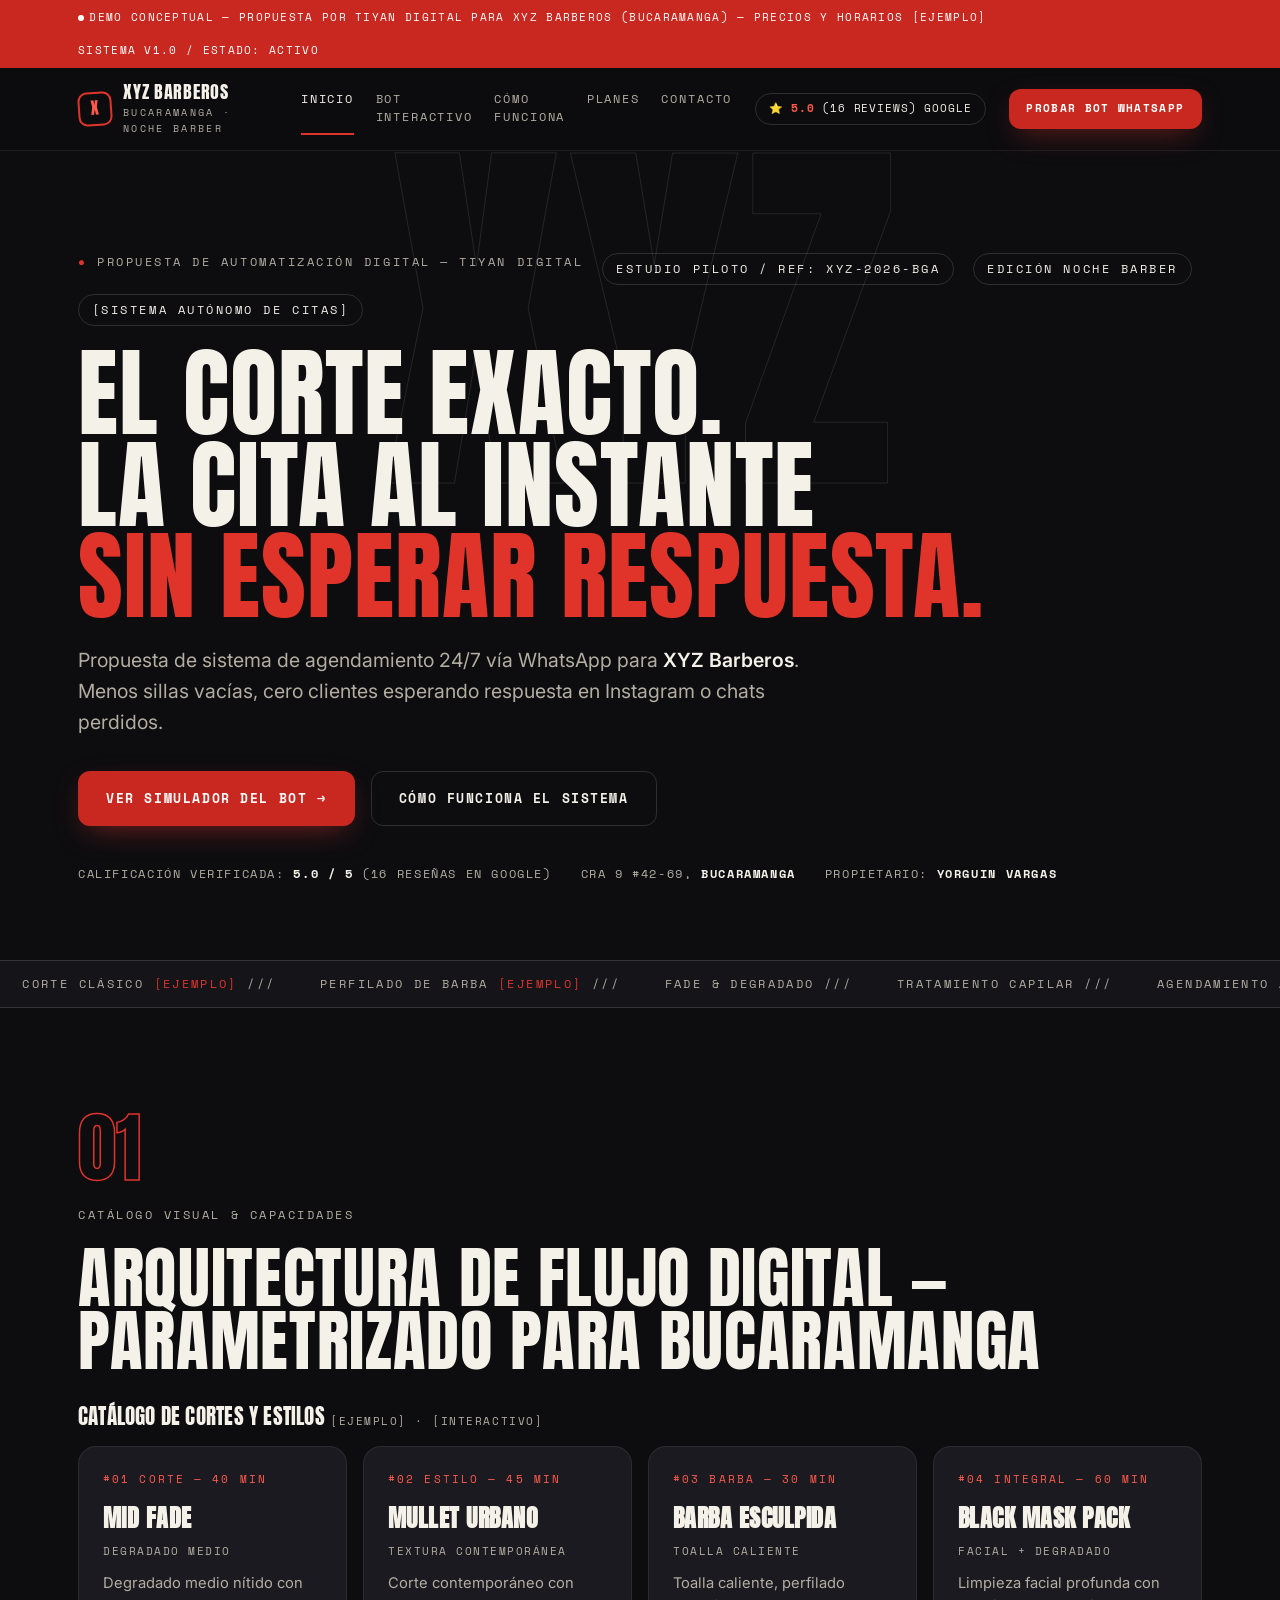
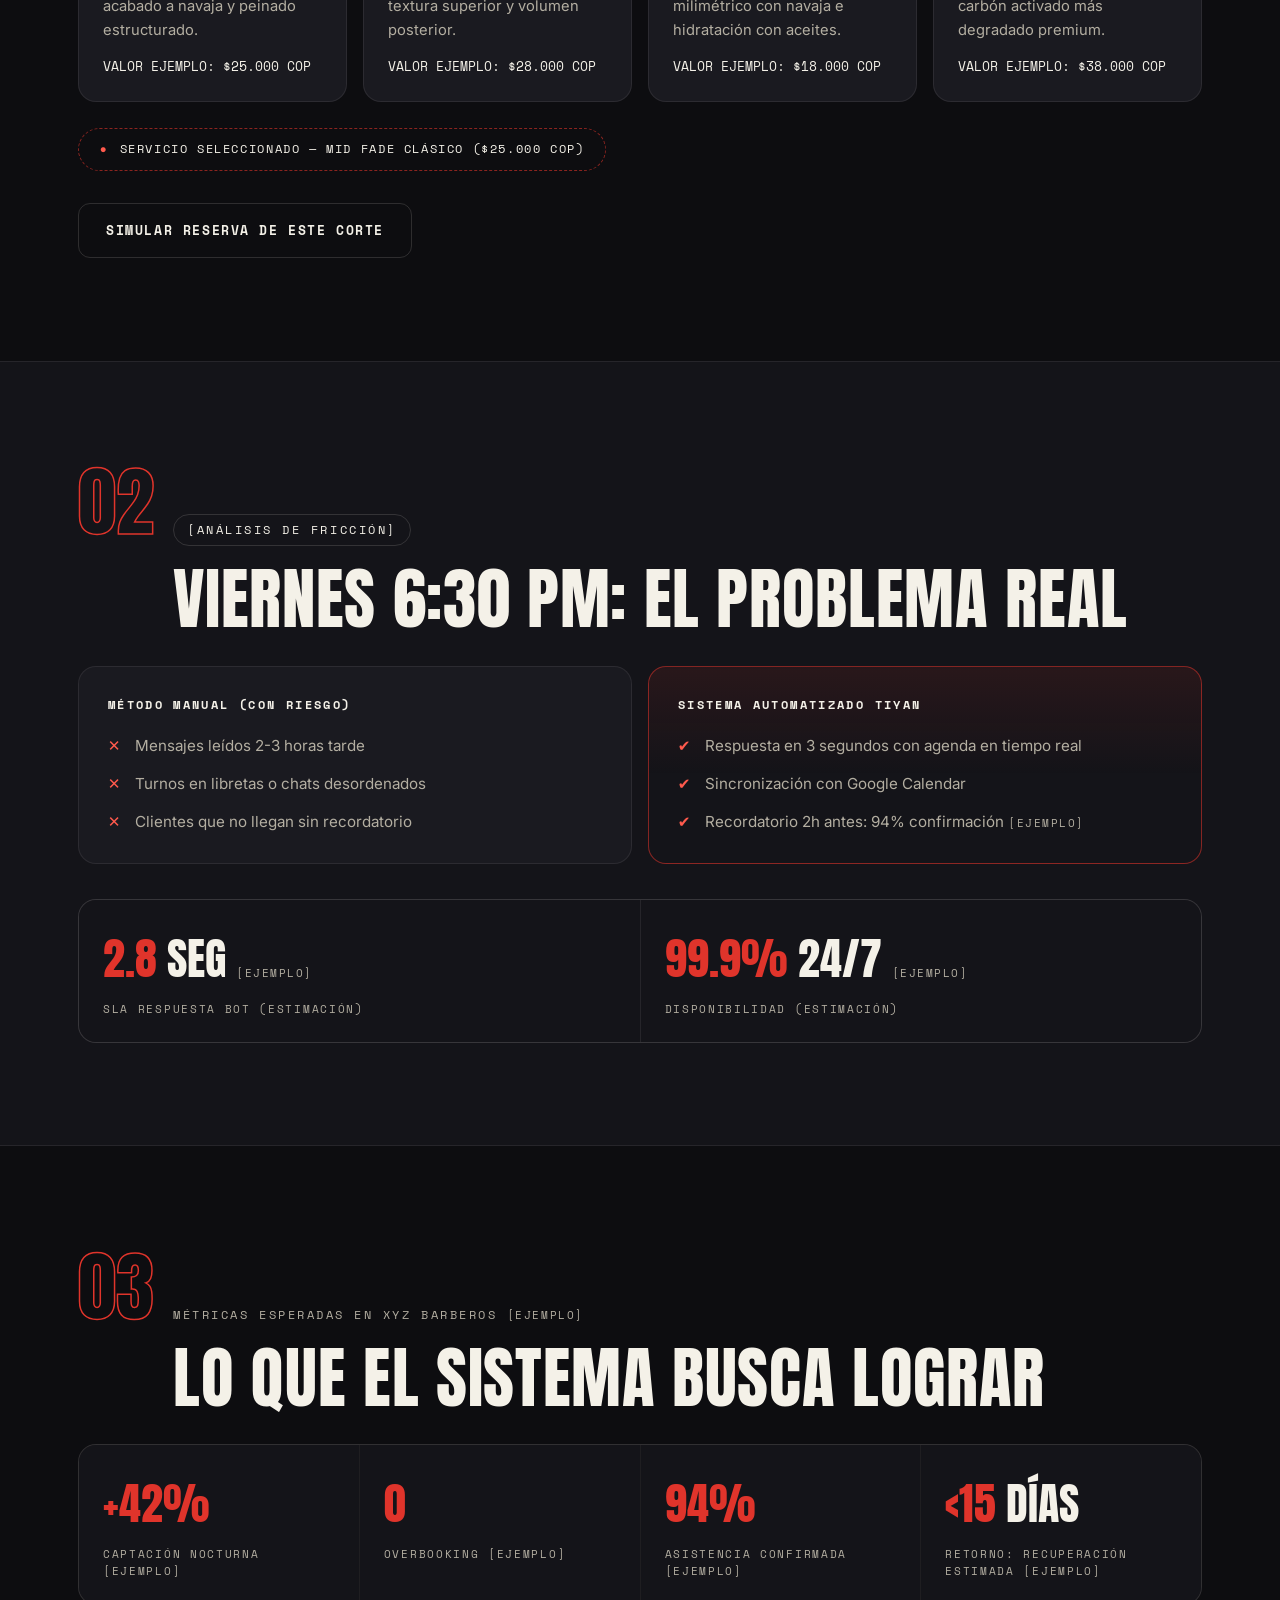
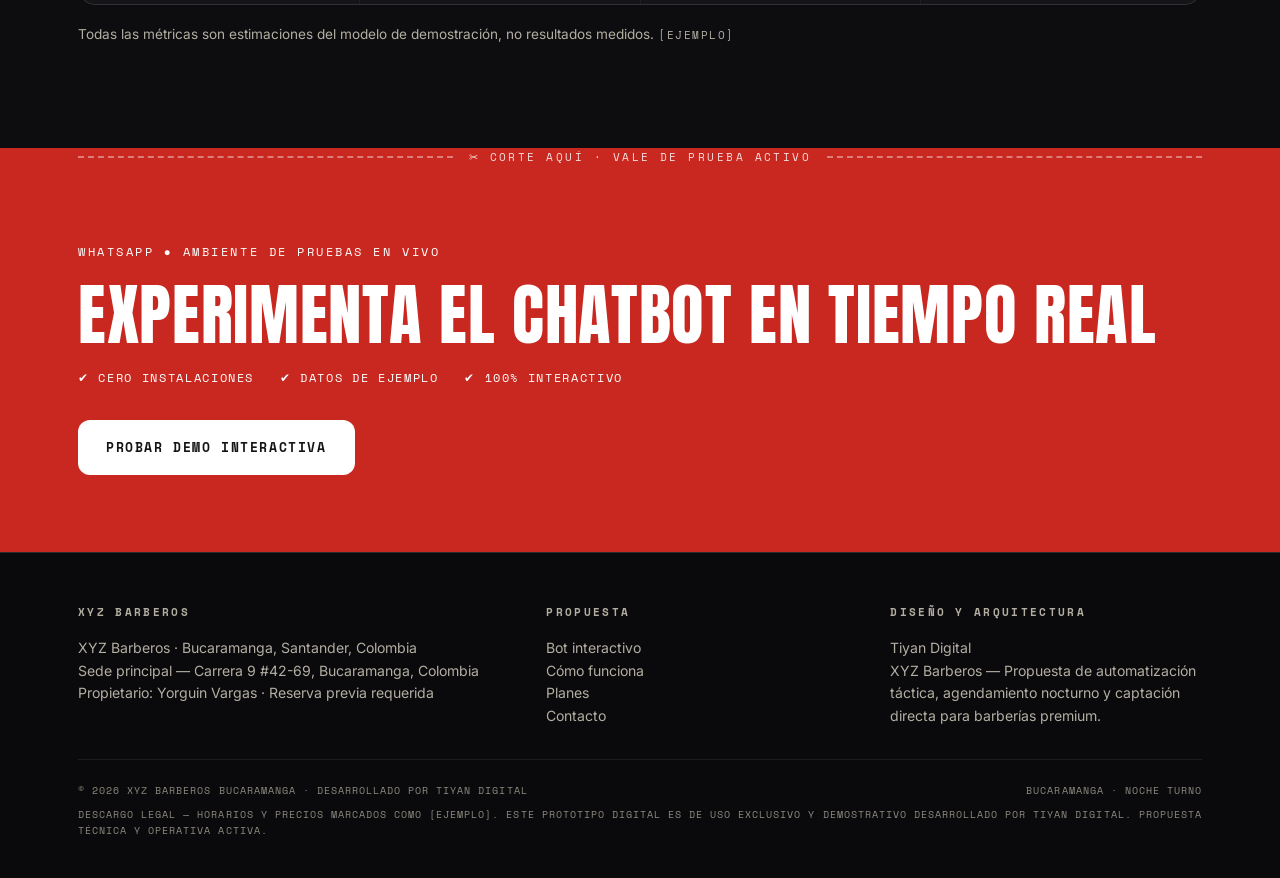
<file: index.html>
<!DOCTYPE html>
<html lang="es-CO">
<head>
<meta charset="UTF-8">
<meta name="viewport" content="width=device-width, initial-scale=1.0">
<title>XYZ Barberos Bucaramanga — Propuesta de automatización 24/7 por WhatsApp | Tiyan Digital</title>
<meta name="description" content="Demo conceptual: sistema de agendamiento 24/7 vía WhatsApp para XYZ Barberos, Bucaramanga. Menos sillas vacías, cero clientes esperando respuesta. Propuesta de Tiyan Digital.">
<link rel="preconnect" href="https://fonts.googleapis.com">
<link rel="preconnect" href="https://fonts.gstatic.com" crossorigin>
<link href="https://fonts.googleapis.com/css2?family=Anton&family=Inter:wght@400;500;600;700&family=Space+Mono:wght@400;700&display=swap" rel="stylesheet">
<link rel="stylesheet" href="assets/site.css">
<script type="application/ld+json">
{"@context":"https://schema.org","@type":"Barbershop","name":"XYZ Barberos",
"address":{"@type":"PostalAddress","streetAddress":"Carrera 9 #42-69","addressLocality":"Bucaramanga","addressRegion":"Santander","addressCountry":"CO"},
"aggregateRating":{"@type":"AggregateRating","ratingValue":"5.0","reviewCount":"16"}}
</script>
</head>
<body data-page="inicio">

<div class="demo-banner" role="note"><div class="wrap">
<span><span class="pulse" aria-hidden="true"></span>DEMO CONCEPTUAL — PROPUESTA POR TIYAN DIGITAL PARA <span data-bname>XYZ Barberos</span> (BUCARAMANGA) — PRECIOS Y HORARIOS [EJEMPLO]</span>
<span>SISTEMA V1.0 / ESTADO: ACTIVO</span>
</div></div>

<header class="nav"><div class="wrap nav-inner">
<a class="brand" href="index.html" aria-label="XYZ Barberos — inicio">
<span class="brand-mark" aria-hidden="true">X</span>
<span><span class="brand-name" data-bname>XYZ Barberos</span><br><span class="brand-sub">BUCARAMANGA · NOCHE BARBER</span></span></a>
<button class="burger" id="burger" aria-label="Abrir menú" aria-expanded="false">☰</button>
<nav class="nav-links" id="navLinks" aria-label="Principal">
<a data-nav="inicio" href="index.html">Inicio</a>
<a data-nav="demo-bot" href="demo-bot/">Bot interactivo</a>
<a data-nav="como-funciona" href="como-funciona/">Cómo funciona</a>
<a data-nav="planes" href="planes/">Planes</a>
<a data-nav="contacto" href="contacto/">Contacto</a>
</nav>
<span class="rating-chip" title="Calificación verificada en Google">⭐ <b>5.0</b> (16 REVIEWS) GOOGLE</span>
<a class="btn btn-red btn-sm nav-cta" href="demo-bot/">Probar bot WhatsApp</a>
</div></header>

<main>
<!-- HERO -->
<section class="hero" aria-labelledby="heroH">
<div class="ghost" aria-hidden="true">XYZ</div>
<div class="wrap hero-inner">
<div class="eyebrow reveal">
<span><span class="dot">●</span> PROPUESTA DE AUTOMATIZACIÓN DIGITAL — TIYAN DIGITAL</span>
<span class="tag">ESTUDIO PILOTO / REF: XYZ-2026-BGA</span>
<span class="tag">EDICIÓN NOCHE BARBER</span>
<span class="tag">[SISTEMA AUTÓNOMO DE CITAS]</span>
</div>
<h1 class="display reveal" id="heroH">El corte exacto.<br>La cita al instante<br><span class="accent">sin esperar respuesta.</span></h1>
<p class="lead reveal" style="margin-top:1.4rem">Propuesta de sistema de agendamiento 24/7 vía WhatsApp para <strong data-bname>XYZ Barberos</strong>. Menos sillas vacías, cero clientes esperando respuesta en Instagram o chats perdidos.</p>
<div class="hero-ctas reveal">
<a class="btn btn-red" href="demo-bot/">Ver simulador del bot →</a>
<a class="btn btn-outline" href="como-funciona/">Cómo funciona el sistema</a>
</div>
<div class="trust-row reveal">
<span>Calificación verificada: <b>5.0 / 5</b> (16 reseñas en Google)</span>
<span>Cra 9 #42-69, <b>Bucaramanga</b></span>
<span>Propietario: <b>Yorguin Vargas</b></span>
</div>
</div>
</section>

<!-- TICKER -->
<div class="ticker" aria-hidden="true"><div class="ticker-track">
<span>Corte clásico <b>[EJEMPLO]</b> ///</span><span>Perfilado de barba <b>[EJEMPLO]</b> ///</span><span>Fade &amp; degradado ///</span><span>Tratamiento capilar ///</span><span>Agendamiento automático 24/7 ///</span><span>Sin filas ni confusión ///</span><span>Carrera 9 #42-69 ///</span><span>Bucaramanga ///</span>
<span>Corte clásico <b>[EJEMPLO]</b> ///</span><span>Perfilado de barba <b>[EJEMPLO]</b> ///</span><span>Fade &amp; degradado ///</span><span>Tratamiento capilar ///</span><span>Agendamiento automático 24/7 ///</span><span>Sin filas ni confusión ///</span><span>Carrera 9 #42-69 ///</span><span>Bucaramanga ///</span>
</div></div>

<!-- MÓDULO 01 — CATÁLOGO -->
<section class="sec" aria-labelledby="mod1">
<div class="wrap">
<div class="mod-head reveal">
<span class="mod-num" aria-hidden="true">01</span>
<div><div class="eyebrow"><span>Catálogo visual &amp; capacidades</span></div>
<h2 class="display" id="mod1">Arquitectura de flujo digital — parametrizado para <span data-bcity>Bucaramanga</span></h2></div>
</div>
<h3 class="display reveal" style="font-size:1.3rem;margin-bottom:1.2rem">Catálogo de cortes y estilos <span class="ejemplo">[EJEMPLO] · [INTERACTIVO]</span></h3>
<div class="bento">
<article class="card reveal"><div class="idx">#01 CORTE — 40 MIN</div><h3>Mid Fade</h3><div class="spec">Degradado medio</div><p>Degradado medio nítido con acabado a navaja y peinado estructurado.</p><div class="price">VALOR EJEMPLO: $25.000 COP</div></article>
<article class="card reveal"><div class="idx">#02 ESTILO — 45 MIN</div><h3>Mullet urbano</h3><div class="spec">Textura contemporánea</div><p>Corte contemporáneo con textura superior y volumen posterior.</p><div class="price">VALOR EJEMPLO: $28.000 COP</div></article>
<article class="card reveal"><div class="idx">#03 BARBA — 30 MIN</div><h3>Barba esculpida</h3><div class="spec">Toalla caliente</div><p>Toalla caliente, perfilado milimétrico con navaja e hidratación con aceites.</p><div class="price">VALOR EJEMPLO: $18.000 COP</div></article>
<article class="card reveal"><div class="idx">#04 INTEGRAL — 60 MIN</div><h3>Black Mask Pack</h3><div class="spec">Facial + degradado</div><p>Limpieza facial profunda con carbón activado más degradado premium.</p><div class="price">VALOR EJEMPLO: $38.000 COP</div></article>
</div>
<div class="reveal"><span class="pick-chip"><b>●</b> SERVICIO SELECCIONADO — MID FADE CLÁSICO ($25.000 COP)</span></div>
<div class="hero-ctas reveal"><a class="btn btn-outline" href="demo-bot/">Simular reserva de este corte</a></div>
</div>
</section>

<!-- MÓDULO 02 — FRICCIÓN -->
<section class="sec" style="background:var(--card-2);border-top:1px solid var(--hair-soft);border-bottom:1px solid var(--hair-soft)" aria-labelledby="mod2">
<div class="wrap">
<div class="mod-head reveal">
<span class="mod-num" aria-hidden="true">02</span>
<div><div class="eyebrow"><span class="tag">[ANÁLISIS DE FRICCIÓN]</span></div>
<h2 class="display" id="mod2">Viernes 6:30 PM: el problema real</h2></div>
</div>
<div class="vs">
<div class="vs-col bad reveal"><h3>Método manual (con riesgo)</h3>
<ul><li>Mensajes leídos 2-3 horas tarde</li><li>Turnos en libretas o chats desordenados</li><li>Clientes que no llegan sin recordatorio</li></ul></div>
<div class="vs-col good reveal"><h3>Sistema automatizado Tiyan</h3>
<ul><li>Respuesta en 3 segundos con agenda en tiempo real</li><li>Sincronización con Google Calendar</li><li>Recordatorio 2h antes: 94% confirmación <span class="ejemplo">[EJEMPLO]</span></li></ul></div>
</div>
<div class="stats-row reveal">
<div><div class="n"><em>2.8</em> SEG <span class="ejemplo">[EJEMPLO]</span></div><div class="l">SLA respuesta bot (estimación)</div></div>
<div><div class="n"><em>99.9%</em> 24/7 <span class="ejemplo">[EJEMPLO]</span></div><div class="l">Disponibilidad (estimación)</div></div>
</div>
</div>
</section>

<!-- MÓDULO 03 — MÉTRICAS -->
<section class="sec" aria-labelledby="mod3">
<div class="wrap">
<div class="mod-head reveal">
<span class="mod-num" aria-hidden="true">03</span>
<div><div class="eyebrow"><span>Métricas esperadas en <span data-bname>XYZ Barberos</span> <span class="ejemplo">[EJEMPLO]</span></span></div>
<h2 class="display" id="mod3">Lo que el sistema busca lograr</h2></div>
</div>
<div class="stats-row reveal">
<div><div class="n"><em>+42%</em></div><div class="l">Captación nocturna [EJEMPLO]</div></div>
<div><div class="n"><em>0</em></div><div class="l">Overbooking [EJEMPLO]</div></div>
<div><div class="n"><em>94%</em></div><div class="l">Asistencia confirmada [EJEMPLO]</div></div>
<div><div class="n"><em>&lt;15</em> DÍAS</div><div class="l">Retorno: recuperación estimada [EJEMPLO]</div></div>
</div>
<p class="sim-note reveal" style="margin-top:1.2rem">Todas las métricas son estimaciones del modelo de demostración, no resultados medidos. <span class="ejemplo">[EJEMPLO]</span></p>
</div>
</section>

<!-- LIVE-TEST BAND -->
<div class="band">
<div class="ticket" aria-hidden="true">✂ CORTE AQUÍ · VALE DE PRUEBA ACTIVO</div>
<section class="sec" aria-labelledby="bandH">
<div class="wrap">
<div class="eyebrow reveal"><span style="color:#fff">WhatsApp ● Ambiente de pruebas en vivo</span></div>
<h2 class="display reveal" id="bandH">Experimenta el chatbot en tiempo real</h2>
<ul class="checks reveal"><li>✔ Cero instalaciones</li><li>✔ Datos de ejemplo</li><li>✔ 100% interactivo</li></ul>
<div class="hero-ctas reveal"><a class="btn" href="demo-bot/">Probar demo interactiva</a></div>
</div>
</section>
</div>
</main>

<footer>
<div class="wrap">
<div class="foot-grid">
<div>
<h4 data-bname>XYZ Barberos</h4>
<p><span data-bname>XYZ Barberos</span> · <span data-bcity>Bucaramanga</span>, Santander, Colombia<br>
Sede principal — Carrera 9 #42-69, <span data-bcity>Bucaramanga</span>, Colombia<br>
Propietario: Yorguin Vargas · Reserva previa requerida</p>
</div>
<div>
<h4>Propuesta</h4>
<p><a href="demo-bot/">Bot interactivo</a><br><a href="como-funciona/">Cómo funciona</a><br><a href="planes/">Planes</a><br><a href="contacto/">Contacto</a></p>
</div>
<div>
<h4>Diseño y arquitectura</h4>
<p>Tiyan Digital<br><span data-bname>XYZ Barberos</span> — Propuesta de automatización táctica, agendamiento nocturno y captación directa para barberías premium.</p>
</div>
</div>
<div class="legal">
<div class="row"><span>© <span data-fyear>2026</span> <span data-bname>XYZ Barberos</span> <span data-bcity>Bucaramanga</span> · Desarrollado por Tiyan Digital</span><span><span data-bcity>Bucaramanga</span> · Noche turno</span></div>
<p>Descargo legal — Horarios y precios marcados como [EJEMPLO]. Este prototipo digital es de uso exclusivo y demostrativo desarrollado por Tiyan Digital. Propuesta técnica y operativa activa.</p>
</div>
</div>
</footer>
<script src="assets/site.js"></script>
</body>
</html>
</file>
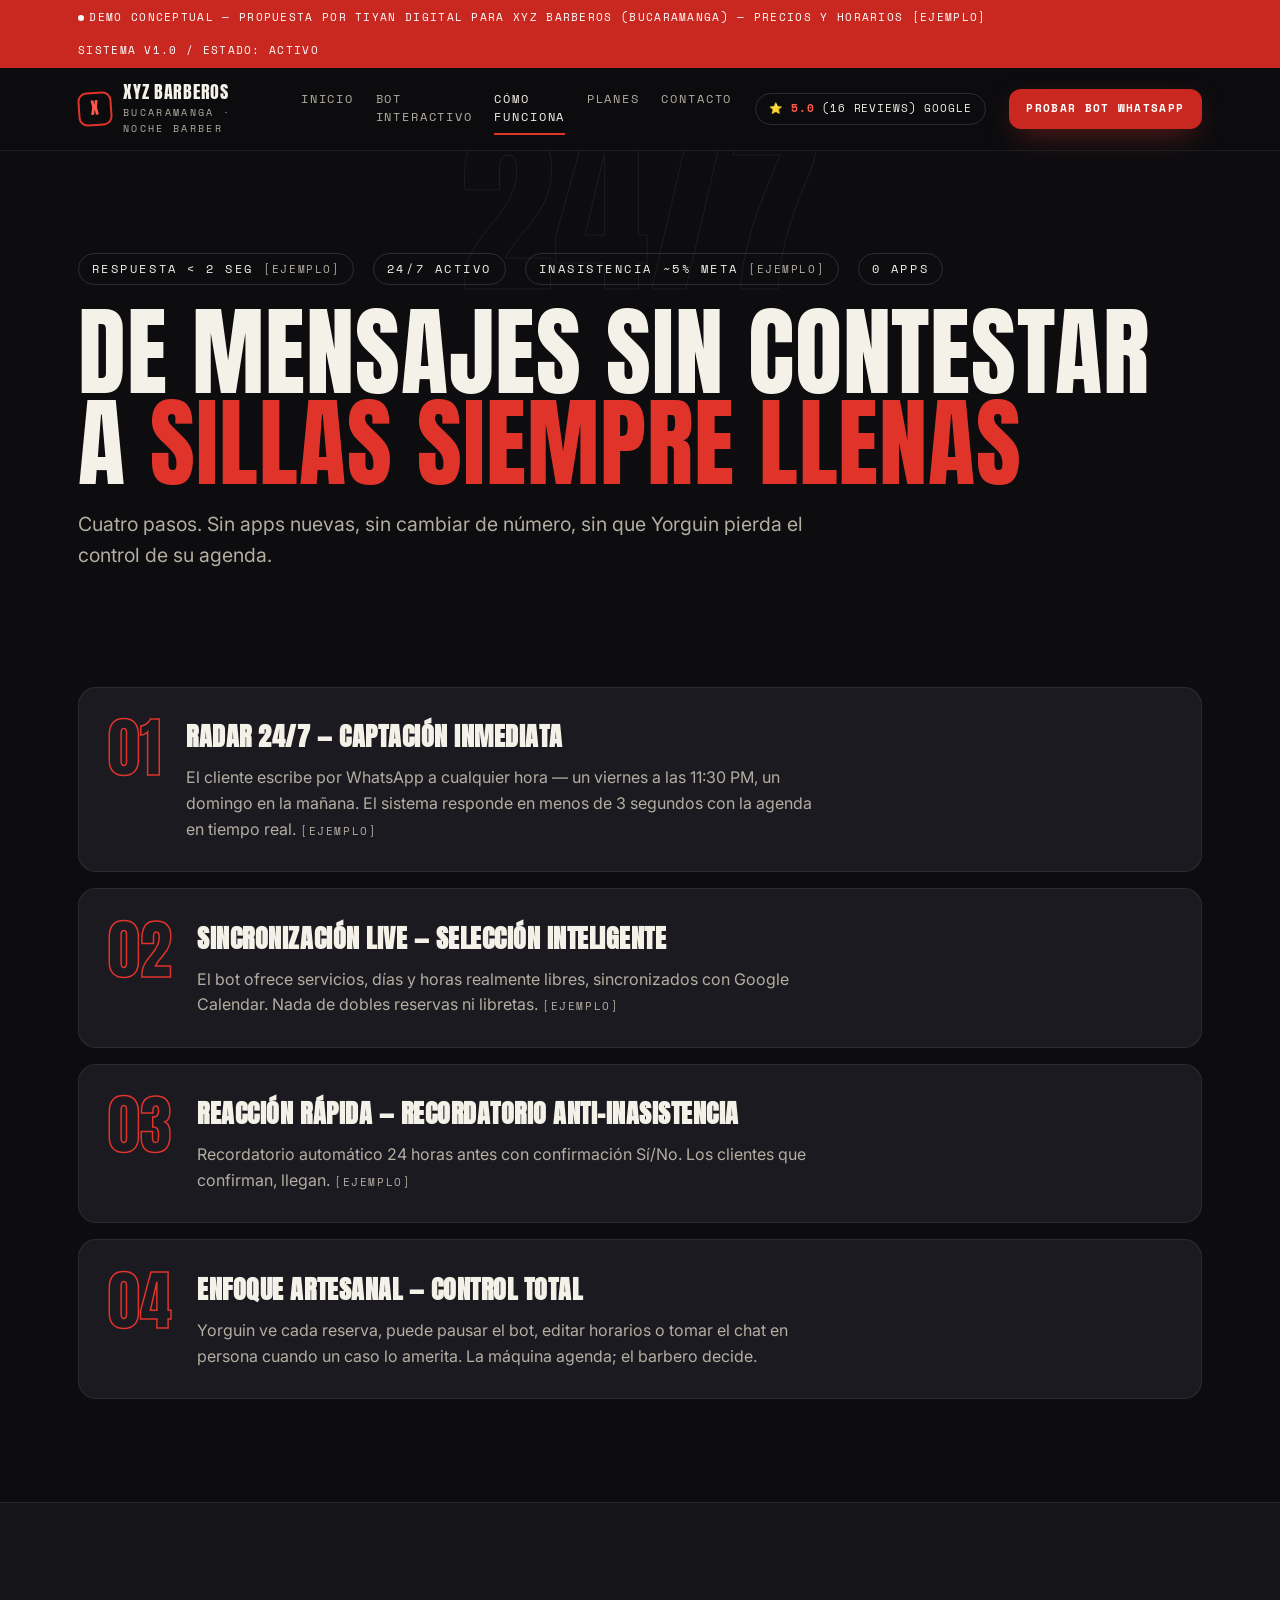
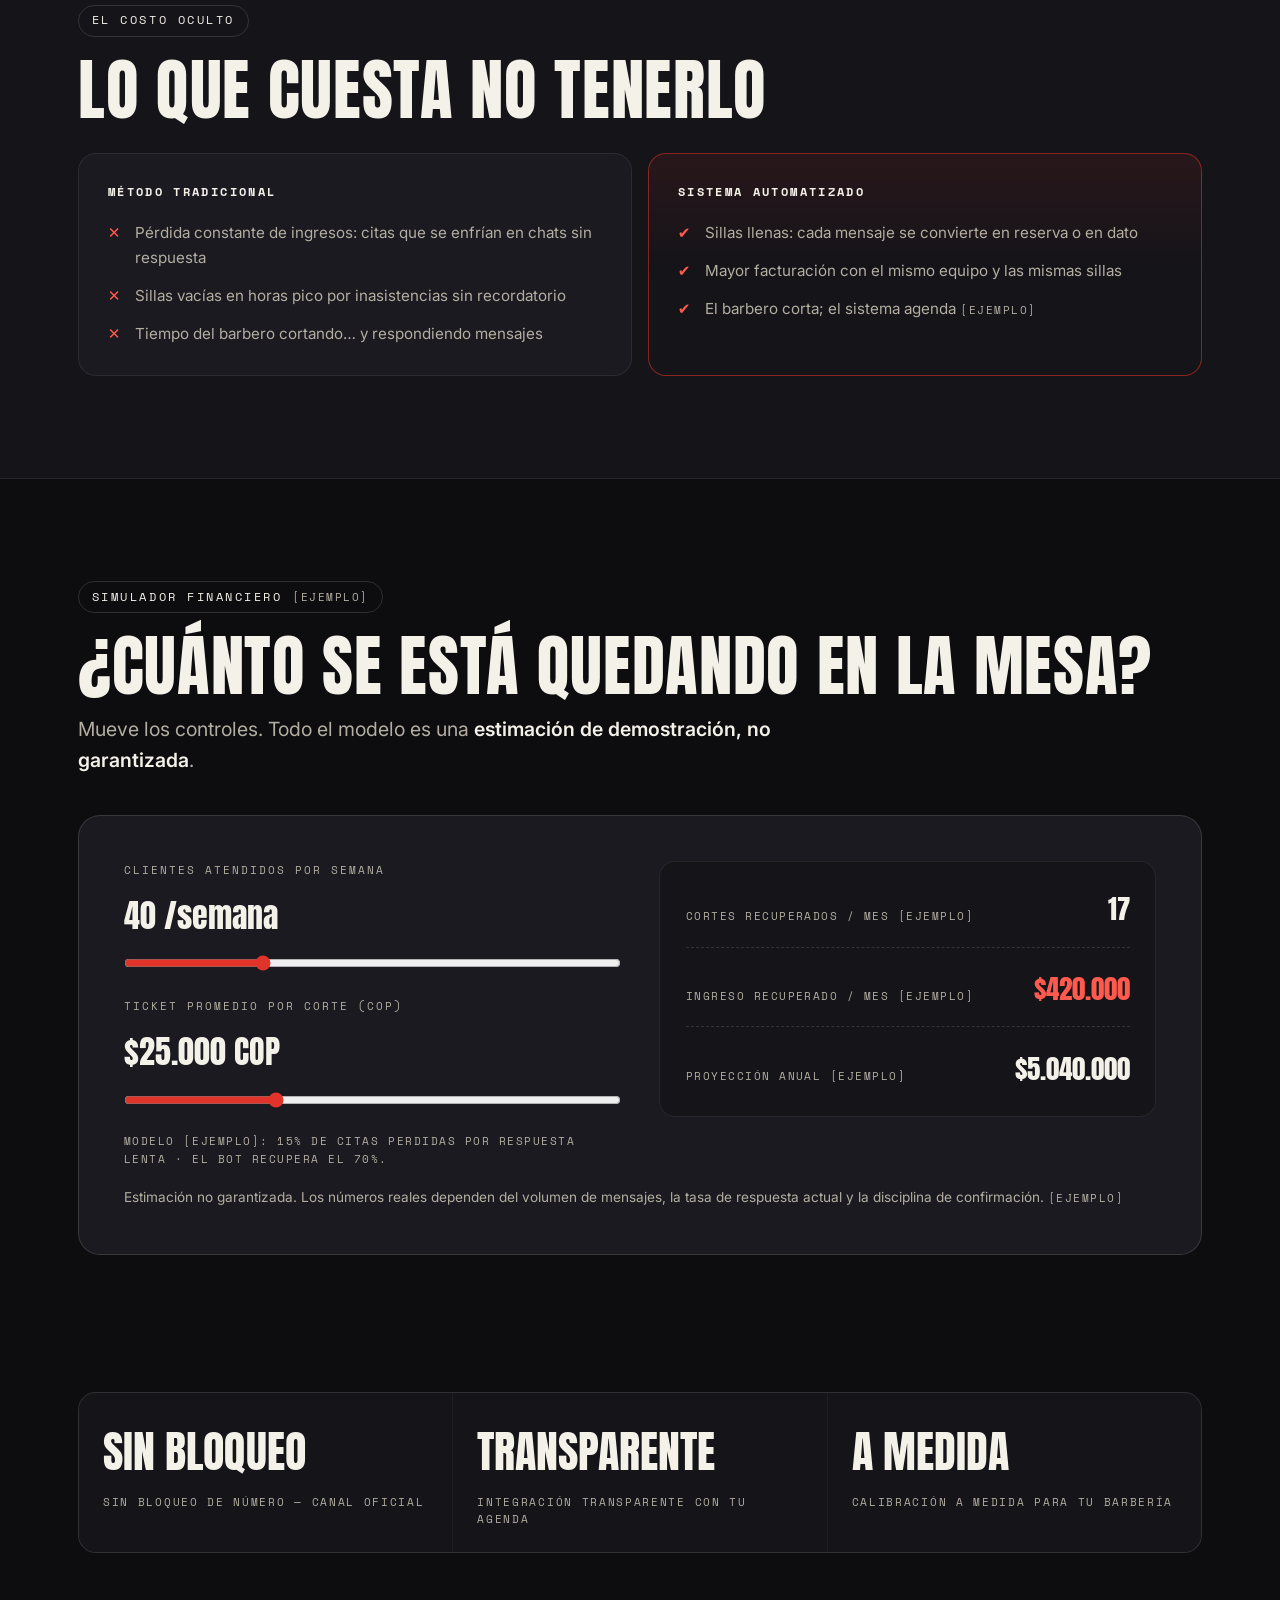
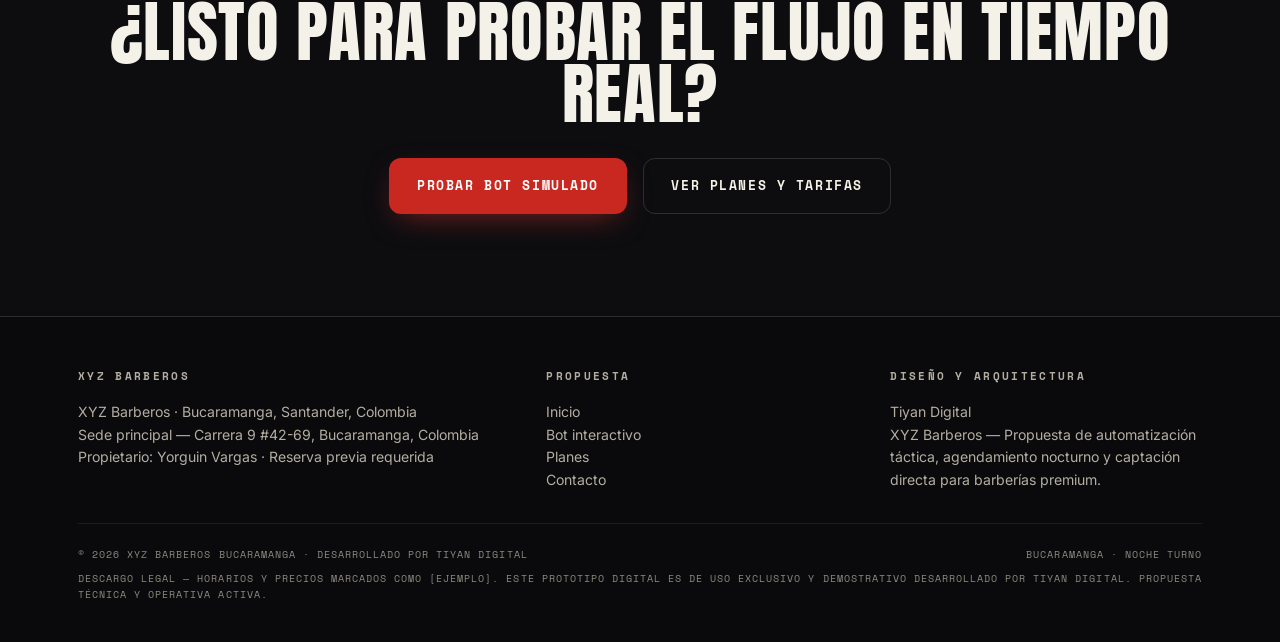
<file: como-funciona/index.html>
<!DOCTYPE html>
<html lang="es-CO">
<head>
<meta charset="UTF-8">
<meta name="viewport" content="width=device-width, initial-scale=1.0">
<title>Cómo funciona el sistema — XYZ Barberos Bucaramanga | Tiyan Digital</title>
<meta name="description" content="De mensajes sin contestar a sillas siempre llenas: el sistema de agendamiento 24/7 por WhatsApp para XYZ Barberos, paso a paso, con simulador financiero de ejemplo.">
<link rel="preconnect" href="https://fonts.googleapis.com">
<link rel="preconnect" href="https://fonts.gstatic.com" crossorigin>
<link href="https://fonts.googleapis.com/css2?family=Anton&family=Inter:wght@400;500;600;700&family=Space+Mono:wght@400;700&display=swap" rel="stylesheet">
<link rel="stylesheet" href="../assets/site.css">
</head>
<body data-page="como-funciona">

<div class="demo-banner" role="note"><div class="wrap">
<span><span class="pulse" aria-hidden="true"></span>DEMO CONCEPTUAL — PROPUESTA POR TIYAN DIGITAL PARA <span data-bname>XYZ Barberos</span> (BUCARAMANGA) — PRECIOS Y HORARIOS [EJEMPLO]</span>
<span>SISTEMA V1.0 / ESTADO: ACTIVO</span>
</div></div>

<header class="nav"><div class="wrap nav-inner">
<a class="brand" href="../" aria-label="XYZ Barberos — inicio">
<span class="brand-mark" aria-hidden="true">X</span>
<span><span class="brand-name" data-bname>XYZ Barberos</span><br><span class="brand-sub">BUCARAMANGA · NOCHE BARBER</span></span></a>
<button class="burger" id="burger" aria-label="Abrir menú" aria-expanded="false">☰</button>
<nav class="nav-links" id="navLinks" aria-label="Principal">
<a data-nav="inicio" href="../">Inicio</a>
<a data-nav="demo-bot" href="../demo-bot/">Bot interactivo</a>
<a data-nav="como-funciona" href="../como-funciona/">Cómo funciona</a>
<a data-nav="planes" href="../planes/">Planes</a>
<a data-nav="contacto" href="../contacto/">Contacto</a>
</nav>
<span class="rating-chip" title="Calificación verificada en Google">⭐ <b>5.0</b> (16 REVIEWS) GOOGLE</span>
<a class="btn btn-red btn-sm nav-cta" href="../demo-bot/">Probar bot WhatsApp</a>
</div></header>

<main>
<section class="hero" aria-labelledby="cfH">
<div class="ghost small" aria-hidden="true">24/7</div>
<div class="wrap hero-inner">
<div class="eyebrow reveal">
<span class="tag">RESPUESTA &lt; 2 SEG <span class="ejemplo">[EJEMPLO]</span></span>
<span class="tag">24/7 ACTIVO</span>
<span class="tag">INASISTENCIA ~5% META <span class="ejemplo">[EJEMPLO]</span></span>
<span class="tag">0 APPS</span>
</div>
<h1 class="display reveal" id="cfH">De mensajes sin contestar a <span style="color:var(--red)">sillas siempre llenas</span></h1>
<p class="lead reveal" style="margin-top:1.2rem">Cuatro pasos. Sin apps nuevas, sin cambiar de número, sin que Yorguin pierda el control de su agenda.</p>
</div>
</section>

<section class="sec" style="padding-top:0" aria-label="Pasos del sistema">
<div class="wrap">
<div class="steps">
<div class="step reveal"><div class="n" aria-hidden="true">01</div><div><h3>Radar 24/7 — captación inmediata</h3><p>El cliente escribe por WhatsApp a cualquier hora — un viernes a las 11:30 PM, un domingo en la mañana. El sistema responde en menos de 3 segundos con la agenda en tiempo real. <span class="ejemplo">[EJEMPLO]</span></p></div></div>
<div class="step reveal"><div class="n" aria-hidden="true">02</div><div><h3>Sincronización live — selección inteligente</h3><p>El bot ofrece servicios, días y horas realmente libres, sincronizados con Google Calendar. Nada de dobles reservas ni libretas. <span class="ejemplo">[EJEMPLO]</span></p></div></div>
<div class="step reveal"><div class="n" aria-hidden="true">03</div><div><h3>Reacción rápida — recordatorio anti-inasistencia</h3><p>Recordatorio automático 24 horas antes con confirmación Sí/No. Los clientes que confirman, llegan. <span class="ejemplo">[EJEMPLO]</span></p></div></div>
<div class="step reveal"><div class="n" aria-hidden="true">04</div><div><h3>Enfoque artesanal — control total</h3><p>Yorguin ve cada reserva, puede pausar el bot, editar horarios o tomar el chat en persona cuando un caso lo amerita. La máquina agenda; el barbero decide.</p></div></div>
</div>
</div>
</section>

<section class="sec" style="background:var(--card-2);border-top:1px solid var(--hair-soft);border-bottom:1px solid var(--hair-soft)" aria-labelledby="costH">
<div class="wrap">
<div class="eyebrow reveal"><span class="tag">EL COSTO OCULTO</span></div>
<h2 class="display reveal" id="costH">Lo que cuesta no tenerlo</h2>
<div class="vs">
<div class="vs-col bad reveal"><h3>Método tradicional</h3>
<ul><li>Pérdida constante de ingresos: citas que se enfrían en chats sin respuesta</li><li>Sillas vacías en horas pico por inasistencias sin recordatorio</li><li>Tiempo del barbero cortando… y respondiendo mensajes</li></ul></div>
<div class="vs-col good reveal"><h3>Sistema automatizado</h3>
<ul><li>Sillas llenas: cada mensaje se convierte en reserva o en dato</li><li>Mayor facturación con el mismo equipo y las mismas sillas</li><li>El barbero corta; el sistema agenda <span class="ejemplo">[EJEMPLO]</span></li></ul></div>
</div>
</div>
</section>

<section class="sec" aria-labelledby="simH">
<div class="wrap">
<div class="eyebrow reveal"><span class="tag">SIMULADOR FINANCIERO <span class="ejemplo">[EJEMPLO]</span></span></div>
<h2 class="display reveal" id="simH">¿Cuánto se está quedando en la mesa?</h2>
<p class="lead reveal" style="margin-top:1rem">Mueve los controles. Todo el modelo es una <strong>estimación de demostración, no garantizada</strong>.</p>
<div class="sim reveal">
<div class="sim-grid">
<div>
<label for="simClientes">Clientes atendidos por semana</label>
<div class="val" id="simClientesVal">40 /semana</div>
<input type="range" id="simClientes" min="10" max="120" step="5" value="40" aria-label="Clientes por semana">
<label for="simTicket">Ticket promedio por corte (COP)</label>
<div class="val" id="simTicketVal">$25.000 COP</div>
<input type="range" id="simTicket" min="10000" max="60000" step="1000" value="25000" aria-label="Ticket promedio en pesos">
<p class="ejemplo">Modelo [EJEMPLO]: 15% de citas perdidas por respuesta lenta · el bot recupera el 70%.</p>
</div>
<div class="sim-out" aria-live="polite">
<div class="row"><span class="k">Cortes recuperados / mes [EJEMPLO]</span><span class="v" id="simCortes">17</span></div>
<div class="row"><span class="k">Ingreso recuperado / mes [EJEMPLO]</span><span class="v hot" id="simIngreso">$420.000</span></div>
<div class="row"><span class="k">Proyección anual [EJEMPLO]</span><span class="v" id="simAnual">$5.040.000</span></div>
</div>
</div>
<p class="sim-note">Estimación no garantizada. Los números reales dependen del volumen de mensajes, la tasa de respuesta actual y la disciplina de confirmación. <span class="ejemplo">[EJEMPLO]</span></p>
</div>
</div>
</section>

<section class="sec" style="padding-top:0" aria-label="Garantías del sistema">
<div class="wrap">
<div class="stats-row reveal">
<div><div class="n">SIN BLOQUEO</div><div class="l">Sin bloqueo de número — canal oficial</div></div>
<div><div class="n">TRANSPARENTE</div><div class="l">Integración transparente con tu agenda</div></div>
<div><div class="n">A MEDIDA</div><div class="l">Calibración a medida para tu barbería</div></div>
</div>
<div class="final-cta reveal" style="margin-top:3rem">
<h2 class="display">¿Listo para probar el flujo en tiempo real?</h2>
<div class="hero-ctas">
<a class="btn btn-red" href="../demo-bot/">Probar bot simulado</a>
<a class="btn btn-outline" href="../planes/">Ver planes y tarifas</a>
</div>
</div>
</div>
</section>
</main>

<footer>
<div class="wrap">
<div class="foot-grid">
<div>
<h4 data-bname>XYZ Barberos</h4>
<p><span data-bname>XYZ Barberos</span> · <span data-bcity>Bucaramanga</span>, Santander, Colombia<br>
Sede principal — Carrera 9 #42-69, <span data-bcity>Bucaramanga</span>, Colombia<br>
Propietario: Yorguin Vargas · Reserva previa requerida</p>
</div>
<div>
<h4>Propuesta</h4>
<p><a href="../">Inicio</a><br><a href="../demo-bot/">Bot interactivo</a><br><a href="../planes/">Planes</a><br><a href="../contacto/">Contacto</a></p>
</div>
<div>
<h4>Diseño y arquitectura</h4>
<p>Tiyan Digital<br><span data-bname>XYZ Barberos</span> — Propuesta de automatización táctica, agendamiento nocturno y captación directa para barberías premium.</p>
</div>
</div>
<div class="legal">
<div class="row"><span>© <span data-fyear>2026</span> <span data-bname>XYZ Barberos</span> <span data-bcity>Bucaramanga</span> · Desarrollado por Tiyan Digital</span><span><span data-bcity>Bucaramanga</span> · Noche turno</span></div>
<p>Descargo legal — Horarios y precios marcados como [EJEMPLO]. Este prototipo digital es de uso exclusivo y demostrativo desarrollado por Tiyan Digital. Propuesta técnica y operativa activa.</p>
</div>
</div>
</footer>
<script src="../assets/site.js"></script>
</body>
</html>
</file>
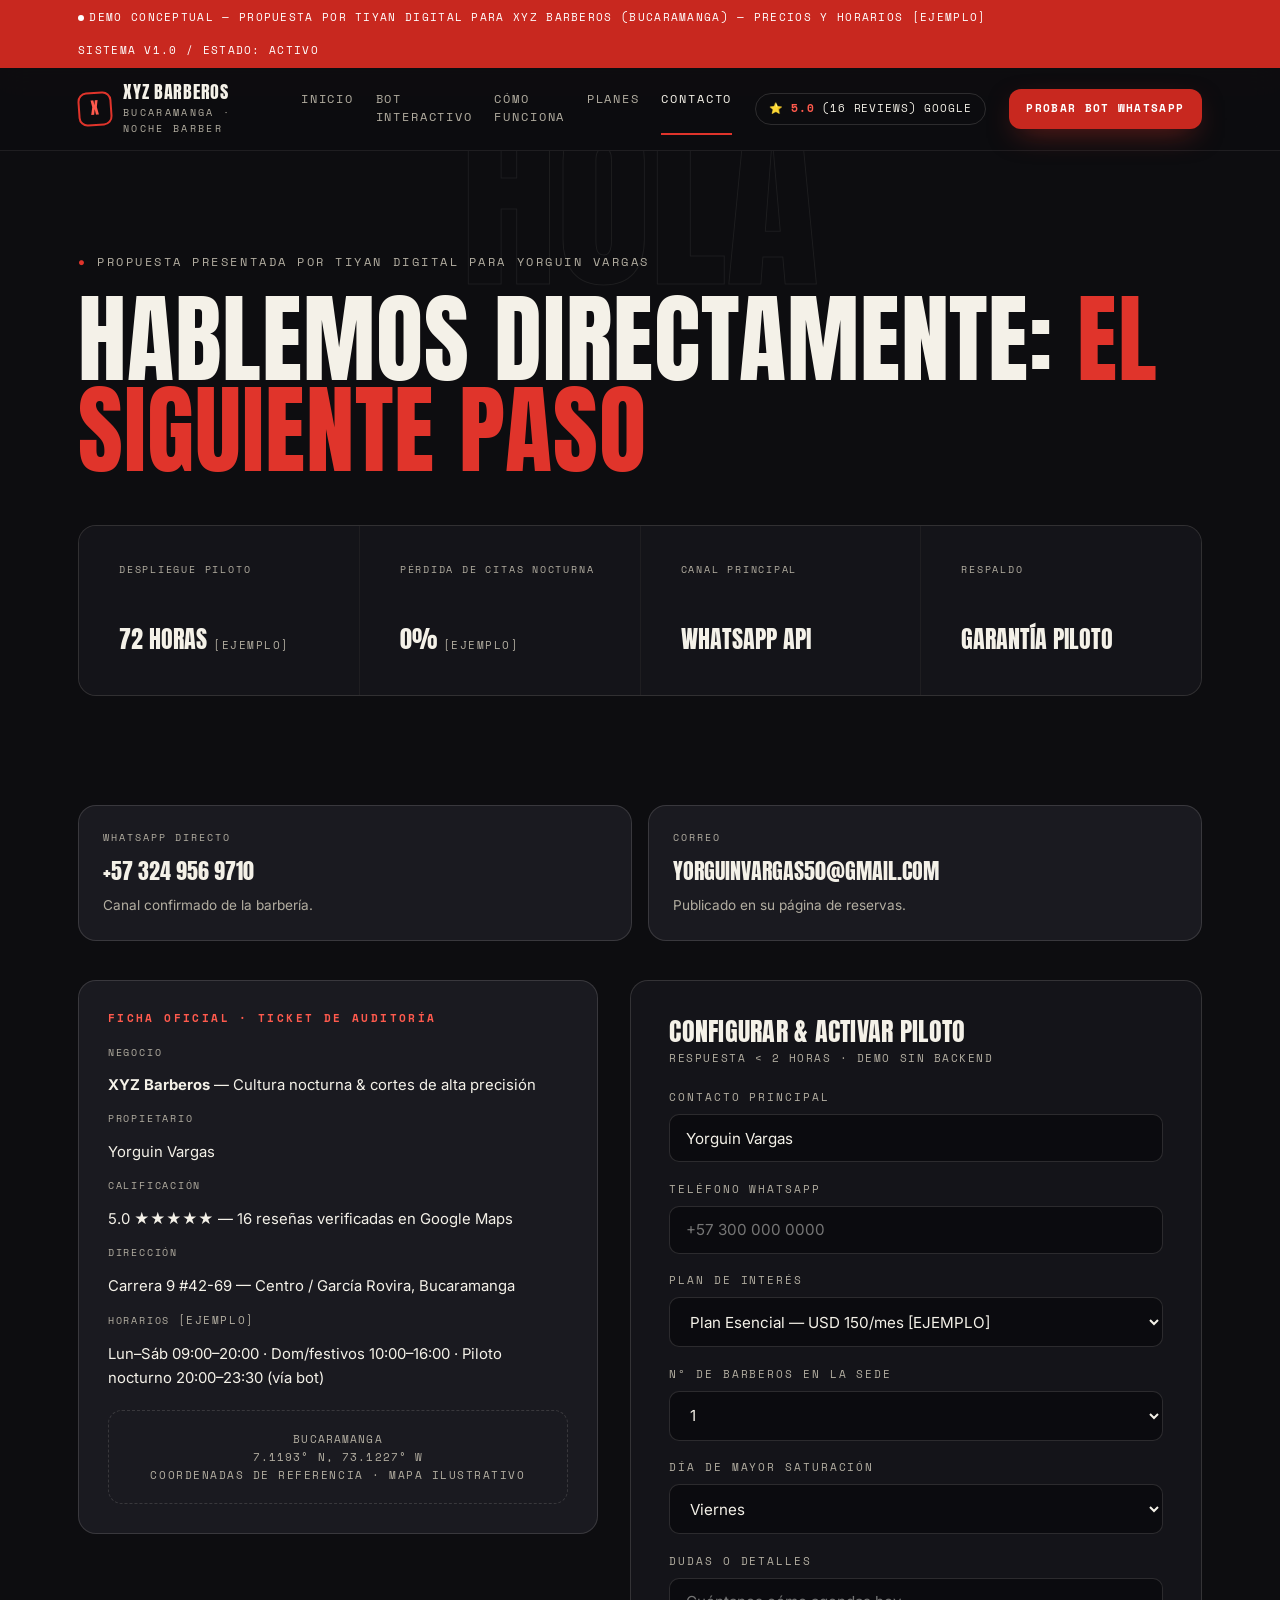
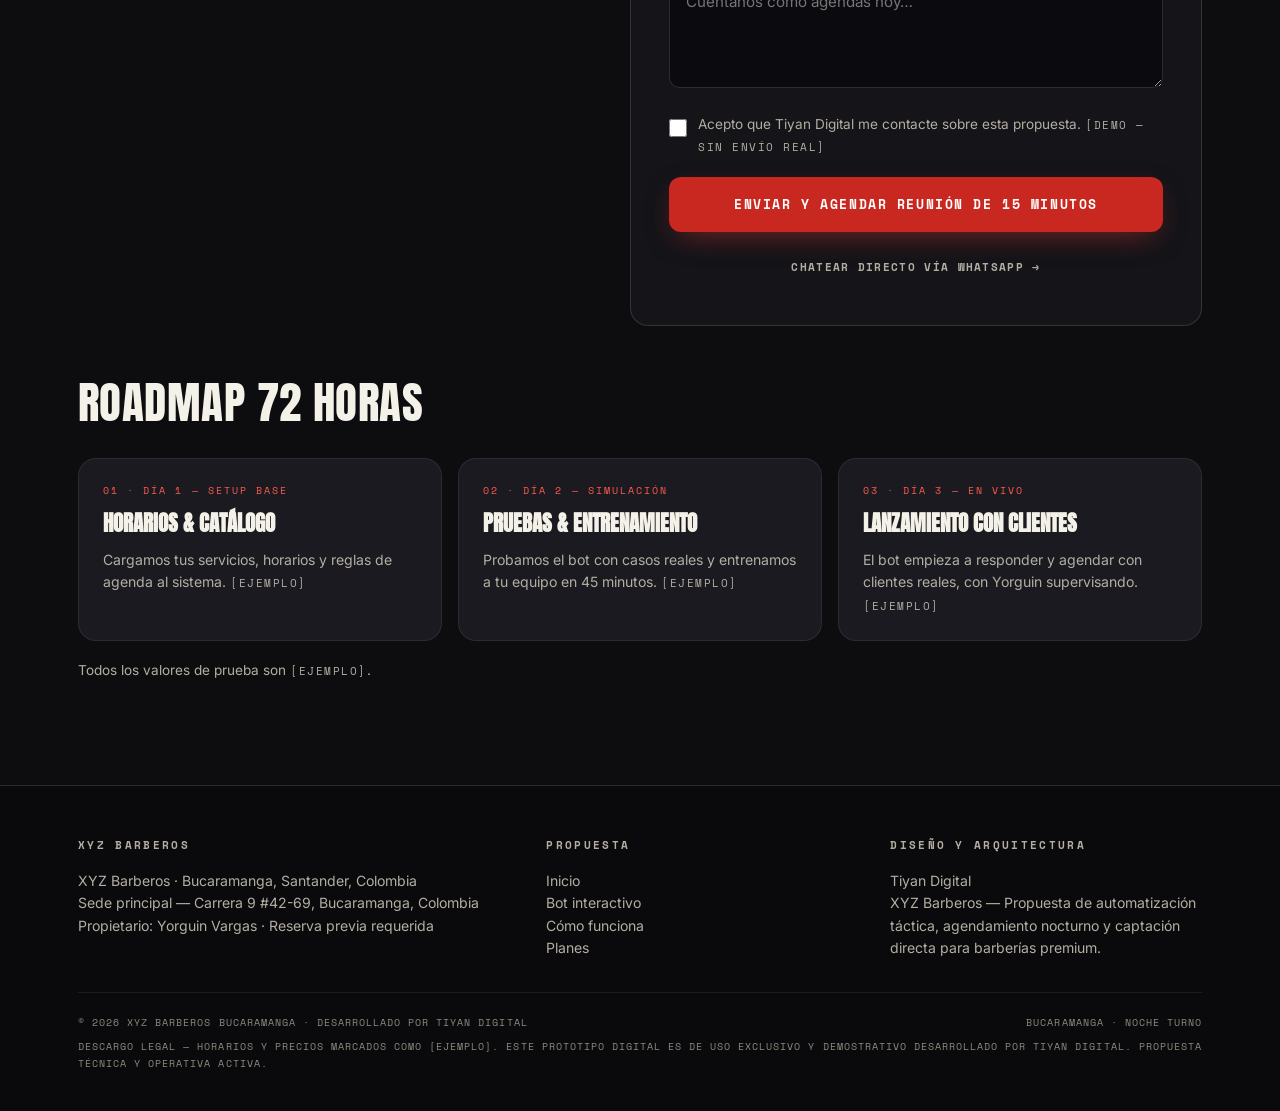
<file: contacto/index.html>
<!DOCTYPE html>
<html lang="es-CO">
<head>
<meta charset="UTF-8">
<meta name="viewport" content="width=device-width, initial-scale=1.0">
<title>Contacto — XYZ Barberos Bucaramanga | Activa tu prueba piloto</title>
<meta name="description" content="Hablemos directamente: activa la prueba piloto de 72 horas del sistema de agendamiento por WhatsApp para XYZ Barberos. Propuesta de Tiyan Digital para Yorguin Vargas.">
<link rel="preconnect" href="https://fonts.googleapis.com">
<link rel="preconnect" href="https://fonts.gstatic.com" crossorigin>
<link href="https://fonts.googleapis.com/css2?family=Anton&family=Inter:wght@400;500;600;700&family=Space+Mono:wght@400;700&display=swap" rel="stylesheet">
<link rel="stylesheet" href="../assets/site.css">
</head>
<body data-page="contacto">

<div class="demo-banner" role="note"><div class="wrap">
<span><span class="pulse" aria-hidden="true"></span>DEMO CONCEPTUAL — PROPUESTA POR TIYAN DIGITAL PARA <span data-bname>XYZ Barberos</span> (BUCARAMANGA) — PRECIOS Y HORARIOS [EJEMPLO]</span>
<span>SISTEMA V1.0 / ESTADO: ACTIVO</span>
</div></div>

<header class="nav"><div class="wrap nav-inner">
<a class="brand" href="../" aria-label="XYZ Barberos — inicio">
<span class="brand-mark" aria-hidden="true">X</span>
<span><span class="brand-name" data-bname>XYZ Barberos</span><br><span class="brand-sub">BUCARAMANGA · NOCHE BARBER</span></span></a>
<button class="burger" id="burger" aria-label="Abrir menú" aria-expanded="false">☰</button>
<nav class="nav-links" id="navLinks" aria-label="Principal">
<a data-nav="inicio" href="../">Inicio</a>
<a data-nav="demo-bot" href="../demo-bot/">Bot interactivo</a>
<a data-nav="como-funciona" href="../como-funciona/">Cómo funciona</a>
<a data-nav="planes" href="../planes/">Planes</a>
<a data-nav="contacto" href="../contacto/">Contacto</a>
</nav>
<span class="rating-chip" title="Calificación verificada en Google">⭐ <b>5.0</b> (16 REVIEWS) GOOGLE</span>
<a class="btn btn-red btn-sm nav-cta" href="../demo-bot/">Probar bot WhatsApp</a>
</div></header>

<main>
<section class="hero" aria-labelledby="ctH">
<div class="ghost small" aria-hidden="true">HOLA</div>
<div class="wrap hero-inner">
<div class="eyebrow reveal"><span><span class="dot">●</span> PROPUESTA PRESENTADA POR TIYAN DIGITAL PARA YORGUIN VARGAS</span></div>
<h1 class="display reveal" id="ctH">Hablemos directamente: <span style="color:var(--red)">el siguiente paso</span></h1>
<div class="hero-meta reveal">
<div><div class="k">Despliegue piloto</div><div class="v">72 horas <span class="ejemplo">[EJEMPLO]</span></div></div>
<div><div class="k">Pérdida de citas nocturna</div><div class="v">0% <span class="ejemplo">[EJEMPLO]</span></div></div>
<div><div class="k">Canal principal</div><div class="v">WhatsApp API</div></div>
<div><div class="k">Respaldo</div><div class="v">Garantía piloto</div></div>
</div>
</div>
</section>

<section class="sec" style="padding-top:0" aria-label="Contacto">
<div class="wrap">
<div class="contact-cards reveal">
<div class="contact-card"><div class="k">WhatsApp directo</div><a class="big-link" href="https://wa.me/573249569710" target="_blank" rel="noopener">+57 324 956 9710</a><p style="color:var(--muted);font-size:.85rem;margin-top:.4rem">Canal confirmado de la barbería.</p></div>
<div class="contact-card"><div class="k">Correo</div><a class="big-link" href="mailto:yorguinvargas50@gmail.com">yorguinvargas50@gmail.com</a><p style="color:var(--muted);font-size:.85rem;margin-top:.4rem">Publicado en su página de reservas.</p></div>
</div>

<div class="contact-grid">
<!-- FICHA OFICIAL -->
<aside class="audit reveal" aria-label="Ficha oficial del negocio">
<h3>Ficha oficial · ticket de auditoría</h3>
<dl>
<dt>Negocio</dt><dd><b data-bname>XYZ Barberos</b> — Cultura nocturna &amp; cortes de alta precisión</dd>
<dt>Propietario</dt><dd>Yorguin Vargas</dd>
<dt>Calificación</dt><dd>5.0 ★★★★★ — 16 reseñas verificadas en Google Maps</dd>
<dt>Dirección</dt><dd>Carrera 9 #42-69 — Centro / García Rovira, <span data-bcity>Bucaramanga</span></dd>
<dt>Horarios <span class="ejemplo">[EJEMPLO]</span></dt><dd>Lun–Sáb 09:00–20:00 · Dom/festivos 10:00–16:00 · Piloto nocturno 20:00–23:30 (vía bot)</dd>
</dl>
<div class="map-panel" aria-label="Ubicación aproximada">BUCARAMANGA<br>7.1193° N, 73.1227° W<br><span class="ejemplo">Coordenadas de referencia · mapa ilustrativo</span></div>
</aside>

<!-- FORM -->
<div class="reveal">
<form class="contact" id="pilotForm" novalidate aria-label="Formulario de activación del piloto">
<h2 class="display" style="font-size:1.6rem;margin-bottom:.4rem">Configurar &amp; activar piloto</h2>
<p class="ejemplo" style="margin-bottom:1.4rem">Respuesta &lt; 2 horas · demo sin backend</p>
<div class="field">
<label for="fNombre">Contacto principal</label>
<input type="text" id="fNombre" name="nombre" value="Yorguin Vargas" autocomplete="name">
<div class="err">Escribe un nombre válido (mínimo 2 letras).</div>
</div>
<div class="field">
<label for="fWhatsapp">Teléfono WhatsApp</label>
<input type="tel" id="fWhatsapp" name="whatsapp" placeholder="+57 300 000 0000" autocomplete="tel">
<div class="err">Escribe un número válido, ej. +57 300 000 0000.</div>
</div>
<div class="field">
<label for="fPlan">Plan de interés</label>
<select id="fPlan" name="plan">
<option value="esencial">Plan Esencial — USD 150/mes [EJEMPLO]</option>
<option value="pro">Plan Pro Barber — USD 250/mes [EJEMPLO]</option>
<option value="exclusivo">Plan Exclusivo Tiyan — USD 390/mes [EJEMPLO]</option>
<option value="nose">Aún no lo sé — quiero asesoría</option>
</select>
</div>
<div class="field">
<label for="fBarberos">Nº de barberos en la sede</label>
<select id="fBarberos" name="barberos">
<option>1</option><option>2–3</option><option>4 o más</option>
</select>
</div>
<div class="field">
<label for="fDia">Día de mayor saturación</label>
<select id="fDia" name="dia">
<option>Viernes</option><option>Sábado</option><option>Domingo</option><option>Otro</option>
</select>
</div>
<div class="field">
<label for="fMensaje">Dudas o detalles</label>
<textarea id="fMensaje" name="mensaje" placeholder="Cuéntanos cómo agendas hoy…"></textarea>
</div>
<div class="check">
<input type="checkbox" id="fConsent" name="consent">
<label for="fConsent">Acepto que Tiyan Digital me contacte sobre esta propuesta. <span class="ejemplo">[DEMO — SIN ENVÍO REAL]</span></label>
</div>
<div class="err" id="consentErr" style="display:none;font-size:.78rem;color:#ff8a7b;margin:-.6rem 0 1rem">Debes aceptar el contacto para continuar.</div>
<button class="btn btn-red" type="submit" style="width:100%">Enviar y agendar reunión de 15 minutos</button>
<p style="margin-top:1rem;text-align:center"><a class="btn btn-ghost btn-sm" href="https://wa.me/573249569710" target="_blank" rel="noopener">Chatear directo vía WhatsApp →</a></p>
</form>
<div class="form-ok" id="formOk" role="status" aria-live="polite">
<div class="big">¡Listo<span data-okname></span>!</div>
<p class="lead" style="margin:0 auto;max-width:44ch">Tu solicitud de prueba piloto quedó registrada en esta demo. En producción, esto agenda automáticamente una reunión de 15 minutos con Tiyan Digital.</p>
<p class="ejemplo" style="margin-top:1rem">[DEMO INTERACTIVA — SIN BACKEND · NINGÚN DATO FUE ENVIADO]</p>
</div>
</div>
</div>

<h2 class="display reveal" style="font-size:clamp(1.8rem,4vw,2.8rem);margin-top:3.4rem">Roadmap 72 horas</h2>
<div class="roadmap">
<div class="r reveal"><div class="d">01 · Día 1 — Setup base</div><h3>Horarios &amp; catálogo</h3><p>Cargamos tus servicios, horarios y reglas de agenda al sistema. <span class="ejemplo">[EJEMPLO]</span></p></div>
<div class="r reveal"><div class="d">02 · Día 2 — Simulación</div><h3>Pruebas &amp; entrenamiento</h3><p>Probamos el bot con casos reales y entrenamos a tu equipo en 45 minutos. <span class="ejemplo">[EJEMPLO]</span></p></div>
<div class="r reveal"><div class="d">03 · Día 3 — En vivo</div><h3>Lanzamiento con clientes</h3><p>El bot empieza a responder y agendar con clientes reales, con Yorguin supervisando. <span class="ejemplo">[EJEMPLO]</span></p></div>
</div>
<p class="sim-note reveal">Todos los valores de prueba son <span class="ejemplo">[EJEMPLO]</span>.</p>
</div>
</section>
</main>

<footer>
<div class="wrap">
<div class="foot-grid">
<div>
<h4 data-bname>XYZ Barberos</h4>
<p><span data-bname>XYZ Barberos</span> · <span data-bcity>Bucaramanga</span>, Santander, Colombia<br>
Sede principal — Carrera 9 #42-69, <span data-bcity>Bucaramanga</span>, Colombia<br>
Propietario: Yorguin Vargas · Reserva previa requerida</p>
</div>
<div>
<h4>Propuesta</h4>
<p><a href="../">Inicio</a><br><a href="../demo-bot/">Bot interactivo</a><br><a href="../como-funciona/">Cómo funciona</a><br><a href="../planes/">Planes</a></p>
</div>
<div>
<h4>Diseño y arquitectura</h4>
<p>Tiyan Digital<br><span data-bname>XYZ Barberos</span> — Propuesta de automatización táctica, agendamiento nocturno y captación directa para barberías premium.</p>
</div>
</div>
<div class="legal">
<div class="row"><span>© <span data-fyear>2026</span> <span data-bname>XYZ Barberos</span> <span data-bcity>Bucaramanga</span> · Desarrollado por Tiyan Digital</span><span><span data-bcity>Bucaramanga</span> · Noche turno</span></div>
<p>Descargo legal — Horarios y precios marcados como [EJEMPLO]. Este prototipo digital es de uso exclusivo y demostrativo desarrollado por Tiyan Digital. Propuesta técnica y operativa activa.</p>
</div>
</div>
</footer>
<script src="../assets/site.js"></script>
</body>
</html>
</file>
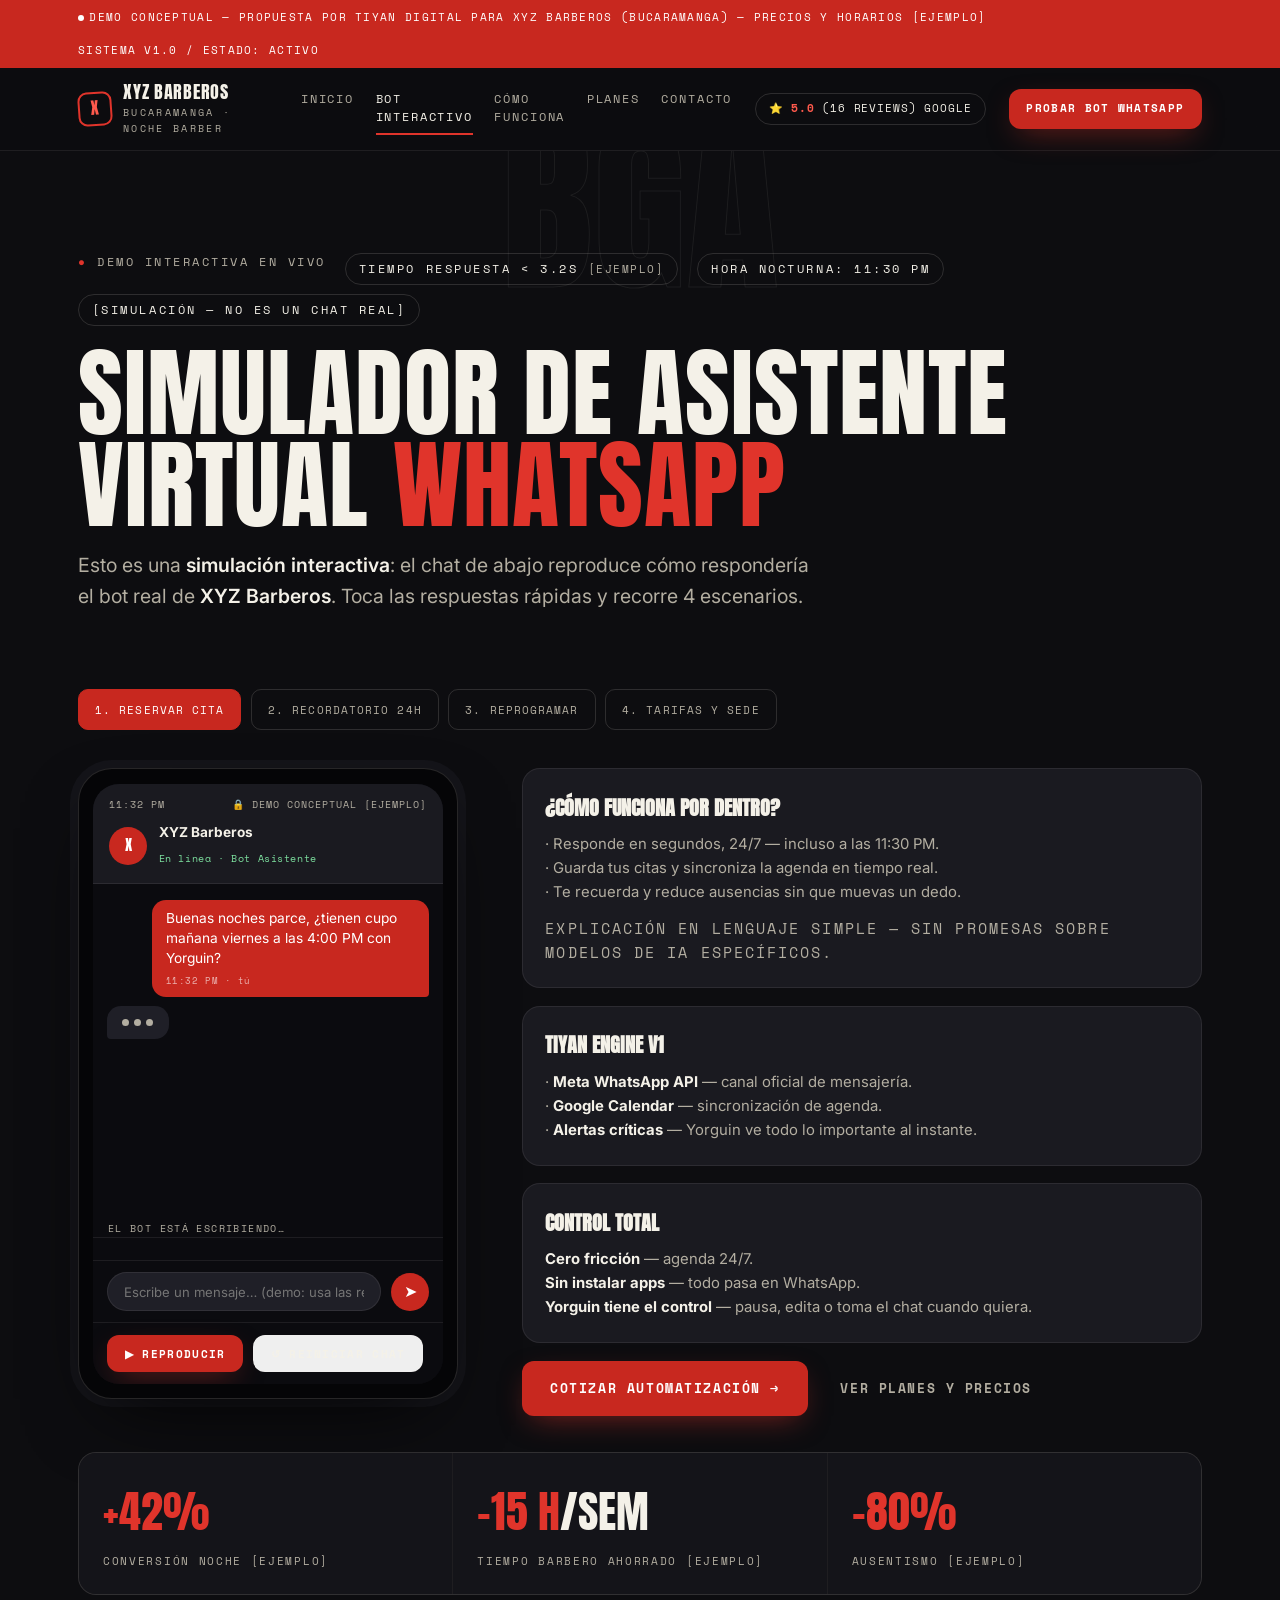
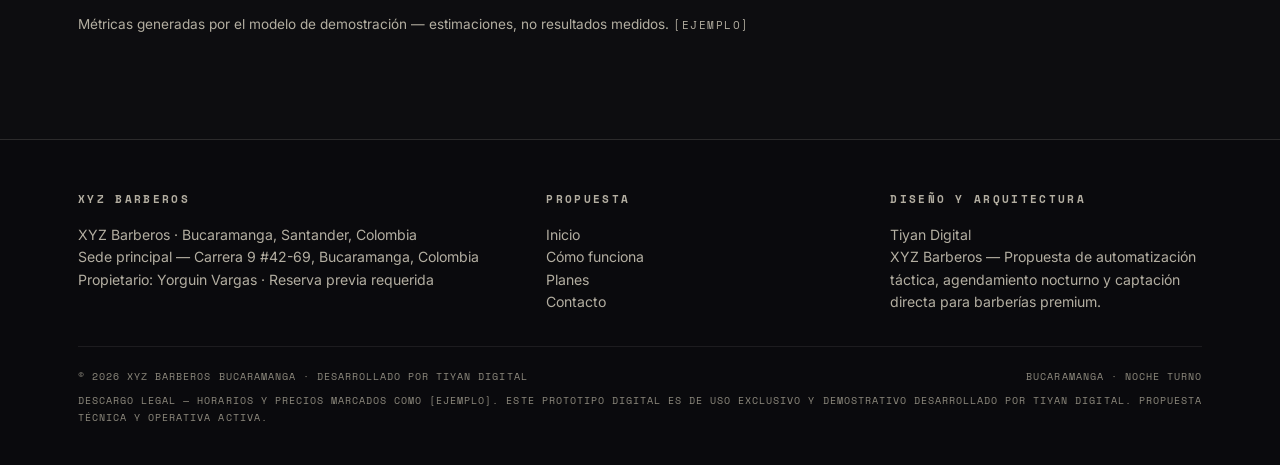
<file: demo-bot/index.html>
<!DOCTYPE html>
<html lang="es-CO">
<head>
<meta charset="UTF-8">
<meta name="viewport" content="width=device-width, initial-scale=1.0">
<title>Simulador del bot WhatsApp — XYZ Barberos Bucaramanga | Demo interactiva</title>
<meta name="description" content="Demo interactiva: simulador del asistente virtual de WhatsApp para XYZ Barberos. Reserva, recordatorios, reprogramación y tarifas — todo simulado, 100% interactivo.">
<link rel="preconnect" href="https://fonts.googleapis.com">
<link rel="preconnect" href="https://fonts.gstatic.com" crossorigin>
<link href="https://fonts.googleapis.com/css2?family=Anton&family=Inter:wght@400;500;600;700&family=Space+Mono:wght@400;700&display=swap" rel="stylesheet">
<link rel="stylesheet" href="../assets/site.css">
</head>
<body data-page="demo-bot">

<div class="demo-banner" role="note"><div class="wrap">
<span><span class="pulse" aria-hidden="true"></span>DEMO CONCEPTUAL — PROPUESTA POR TIYAN DIGITAL PARA <span data-bname>XYZ Barberos</span> (BUCARAMANGA) — PRECIOS Y HORARIOS [EJEMPLO]</span>
<span>SISTEMA V1.0 / ESTADO: ACTIVO</span>
</div></div>

<header class="nav"><div class="wrap nav-inner">
<a class="brand" href="../" aria-label="XYZ Barberos — inicio">
<span class="brand-mark" aria-hidden="true">X</span>
<span><span class="brand-name" data-bname>XYZ Barberos</span><br><span class="brand-sub">BUCARAMANGA · NOCHE BARBER</span></span></a>
<button class="burger" id="burger" aria-label="Abrir menú" aria-expanded="false">☰</button>
<nav class="nav-links" id="navLinks" aria-label="Principal">
<a data-nav="inicio" href="../">Inicio</a>
<a data-nav="demo-bot" href="../demo-bot/">Bot interactivo</a>
<a data-nav="como-funciona" href="../como-funciona/">Cómo funciona</a>
<a data-nav="planes" href="../planes/">Planes</a>
<a data-nav="contacto" href="../contacto/">Contacto</a>
</nav>
<span class="rating-chip" title="Calificación verificada en Google">⭐ <b>5.0</b> (16 REVIEWS) GOOGLE</span>
<a class="btn btn-red btn-sm nav-cta" href="../demo-bot/">Probar bot WhatsApp</a>
</div></header>

<main>
<section class="hero" aria-labelledby="demoH">
<div class="ghost small" aria-hidden="true">BGA</div>
<div class="wrap hero-inner">
<div class="eyebrow reveal">
<span><span class="dot">●</span> DEMO INTERACTIVA EN VIVO</span>
<span class="tag">TIEMPO RESPUESTA &lt; 3.2s <span class="ejemplo">[EJEMPLO]</span></span>
<span class="tag">HORA NOCTURNA: 11:30 PM</span>
<span class="tag">[SIMULACIÓN — NO ES UN CHAT REAL]</span>
</div>
<h1 class="display reveal" id="demoH">Simulador de asistente virtual <span style="color:var(--red)">WhatsApp</span></h1>
<p class="lead reveal" style="margin-top:1.2rem">Esto es una <strong>simulación interactiva</strong>: el chat de abajo reproduce cómo respondería el bot real de <strong data-bname>XYZ Barberos</strong>. Toca las respuestas rápidas y recorre 4 escenarios.</p>
</div>
</section>

<section class="sec" style="padding-top:0" aria-label="Simulador">
<div class="wrap">
<div class="scen-tabs reveal" role="tablist" aria-label="Escenarios del bot">
<button class="scen-tab active" data-scen="reservar" role="tab" aria-selected="true">1. Reservar cita</button>
<button class="scen-tab" data-scen="recordatorio" role="tab" aria-selected="false">2. Recordatorio 24h</button>
<button class="scen-tab" data-scen="reprogramar" role="tab" aria-selected="false">3. Reprogramar</button>
<button class="scen-tab" data-scen="tarifas" role="tab" aria-selected="false">4. Tarifas y sede</button>
</div>

<div class="phone-stage">
<div class="phone reveal" aria-label="Teléfono con simulación de WhatsApp">
<div class="phone-screen">
<div class="phone-head">
<div class="row1"><span>11:32 PM</span><span>🔒 DEMO CONCEPTUAL [EJEMPLO]</span></div>
<div class="row2">
<span class="avatar" aria-hidden="true">X</span>
<div class="who"><b data-bname>XYZ Barberos</b><span>En línea · Bot Asistente</span></div>
</div>
</div>
<div class="chat-log" id="chatLog" aria-live="polite" aria-label="Conversación simulada"></div>
<div class="chat-status" id="chatStatus">INICIANDO DEMO…</div>
<div class="chip-row" id="chipRow" aria-label="Respuestas rápidas"></div>
<div class="chat-input"><input type="text" placeholder="Escribe un mensaje… (demo: usa las respuestas rápidas)" disabled aria-label="Entrada desactivada en la demo"><button type="button" aria-label="Enviar (desactivado en demo)" disabled>➤</button></div>
<div class="chat-ctrl">
<button class="btn btn-red btn-sm" id="btnPlay" type="button">▶ Reproducir</button>
<button class="btn btn-outline btn-sm" id="btnRestart" type="button">↺ Reiniciar chat</button>
</div>
</div>
</div>

<div class="side-list">
<div class="side-item reveal"><h3>¿Cómo funciona por dentro?</h3>
<p style="margin-top:.6rem">· Responde en segundos, 24/7 — incluso a las 11:30 PM.<br>
· Guarda tus citas y sincroniza la agenda en tiempo real.<br>
· Te recuerda y reduce ausencias sin que muevas un dedo.</p>
<p class="ejemplo" style="margin-top:.8rem">Explicación en lenguaje simple — sin promesas sobre modelos de IA específicos.</p></div>
<div class="side-item reveal"><h3>Tiyan Engine V1</h3>
<p style="margin-top:.6rem">· <b style="color:var(--ink)">Meta WhatsApp API</b> — canal oficial de mensajería.<br>
· <b style="color:var(--ink)">Google Calendar</b> — sincronización de agenda.<br>
· <b style="color:var(--ink)">Alertas críticas</b> — Yorguin ve todo lo importante al instante.</p></div>
<div class="side-item reveal"><h3>Control total</h3>
<p style="margin-top:.6rem"><b style="color:var(--ink)">Cero fricción</b> — agenda 24/7.<br>
<b style="color:var(--ink)">Sin instalar apps</b> — todo pasa en WhatsApp.<br>
<b style="color:var(--ink)">Yorguin tiene el control</b> — pausa, edita o toma el chat cuando quiera.</p></div>
<div class="reveal"><a class="btn btn-red" href="../contacto/">Cotizar automatización →</a>
<a class="btn btn-ghost" href="../planes/">Ver planes y precios</a></div>
</div>
</div>

<div class="stats-row reveal" aria-label="Métricas estimadas">
<div><div class="n"><em>+42%</em></div><div class="l">Conversión noche [EJEMPLO]</div></div>
<div><div class="n"><em>−15 h</em>/sem</div><div class="l">Tiempo barbero ahorrado [EJEMPLO]</div></div>
<div><div class="n"><em>−80%</em></div><div class="l">Ausentismo [EJEMPLO]</div></div>
</div>
<p class="sim-note reveal">Métricas generadas por el modelo de demostración — estimaciones, no resultados medidos. <span class="ejemplo">[EJEMPLO]</span></p>
</div>
</section>
</main>

<footer>
<div class="wrap">
<div class="foot-grid">
<div>
<h4 data-bname>XYZ Barberos</h4>
<p><span data-bname>XYZ Barberos</span> · <span data-bcity>Bucaramanga</span>, Santander, Colombia<br>
Sede principal — Carrera 9 #42-69, <span data-bcity>Bucaramanga</span>, Colombia<br>
Propietario: Yorguin Vargas · Reserva previa requerida</p>
</div>
<div>
<h4>Propuesta</h4>
<p><a href="../">Inicio</a><br><a href="../como-funciona/">Cómo funciona</a><br><a href="../planes/">Planes</a><br><a href="../contacto/">Contacto</a></p>
</div>
<div>
<h4>Diseño y arquitectura</h4>
<p>Tiyan Digital<br><span data-bname>XYZ Barberos</span> — Propuesta de automatización táctica, agendamiento nocturno y captación directa para barberías premium.</p>
</div>
</div>
<div class="legal">
<div class="row"><span>© <span data-fyear>2026</span> <span data-bname>XYZ Barberos</span> <span data-bcity>Bucaramanga</span> · Desarrollado por Tiyan Digital</span><span><span data-bcity>Bucaramanga</span> · Noche turno</span></div>
<p>Descargo legal — Horarios y precios marcados como [EJEMPLO]. Este prototipo digital es de uso exclusivo y demostrativo desarrollado por Tiyan Digital. Propuesta técnica y operativa activa.</p>
</div>
</div>
</footer>
<script src="../assets/site.js"></script>
</body>
</html>
</file>
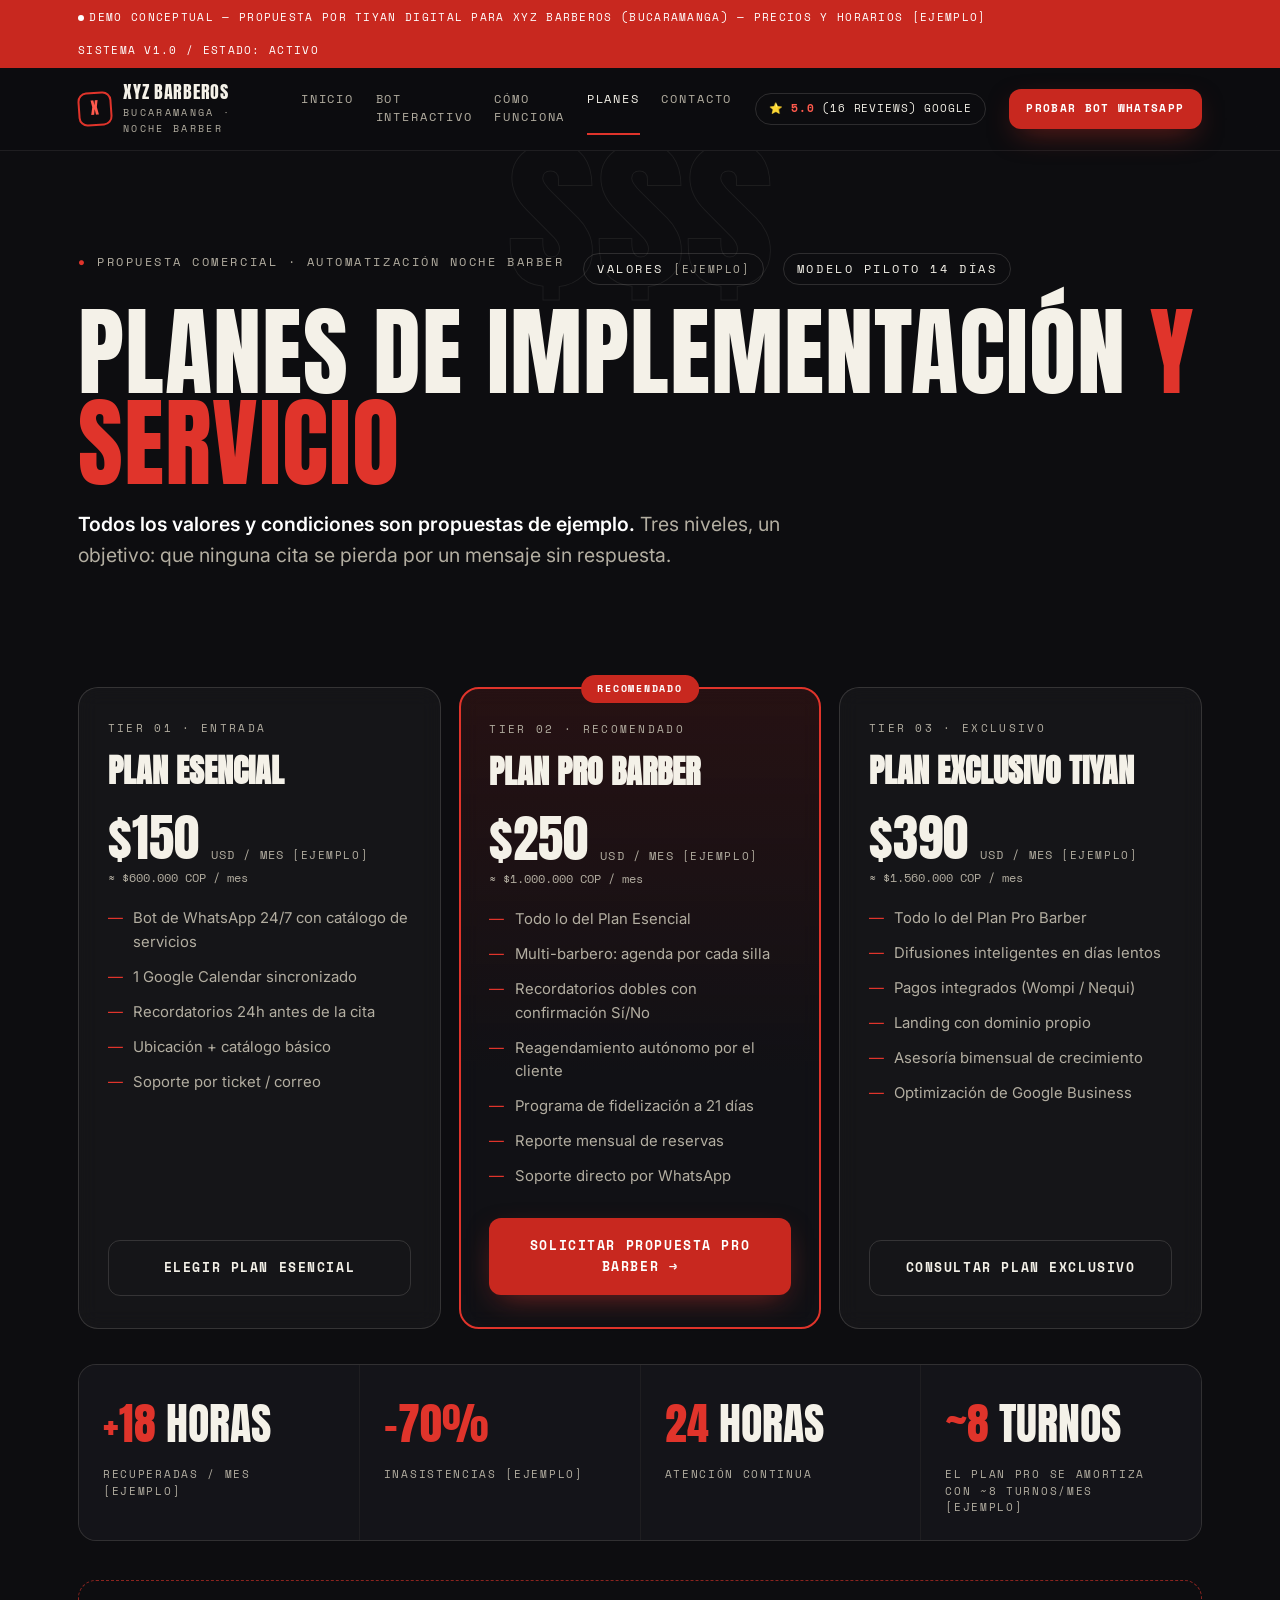
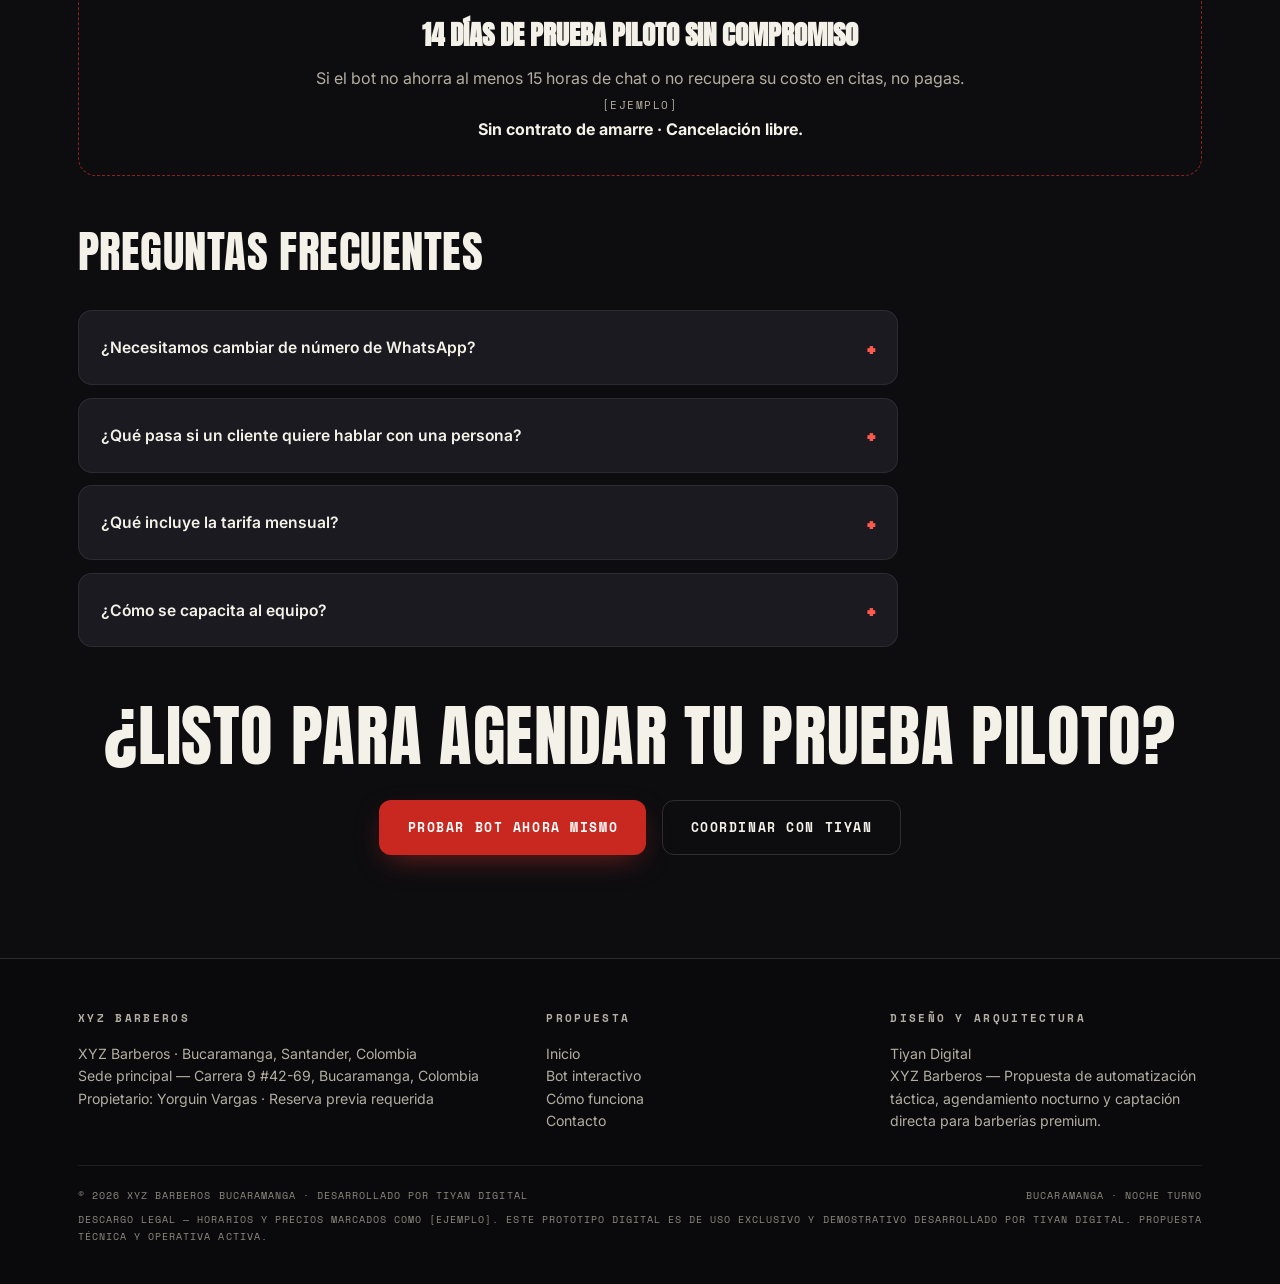
<file: planes/index.html>
<!DOCTYPE html>
<html lang="es-CO">
<head>
<meta charset="UTF-8">
<meta name="viewport" content="width=device-width, initial-scale=1.0">
<title>Planes de implementación — XYZ Barberos Bucaramanga | Propuesta Tiyan Digital</title>
<meta name="description" content="Planes de ejemplo para automatizar XYZ Barberos: Esencial USD 150/mes, Pro Barber USD 250/mes, Exclusivo Tiyan USD 390/mes. Propuesta conceptual de Tiyan Digital.">
<link rel="preconnect" href="https://fonts.googleapis.com">
<link rel="preconnect" href="https://fonts.gstatic.com" crossorigin>
<link href="https://fonts.googleapis.com/css2?family=Anton&family=Inter:wght@400;500;600;700&family=Space+Mono:wght@400;700&display=swap" rel="stylesheet">
<link rel="stylesheet" href="../assets/site.css">
</head>
<body data-page="planes">

<div class="demo-banner" role="note"><div class="wrap">
<span><span class="pulse" aria-hidden="true"></span>DEMO CONCEPTUAL — PROPUESTA POR TIYAN DIGITAL PARA <span data-bname>XYZ Barberos</span> (BUCARAMANGA) — PRECIOS Y HORARIOS [EJEMPLO]</span>
<span>SISTEMA V1.0 / ESTADO: ACTIVO</span>
</div></div>

<header class="nav"><div class="wrap nav-inner">
<a class="brand" href="../" aria-label="XYZ Barberos — inicio">
<span class="brand-mark" aria-hidden="true">X</span>
<span><span class="brand-name" data-bname>XYZ Barberos</span><br><span class="brand-sub">BUCARAMANGA · NOCHE BARBER</span></span></a>
<button class="burger" id="burger" aria-label="Abrir menú" aria-expanded="false">☰</button>
<nav class="nav-links" id="navLinks" aria-label="Principal">
<a data-nav="inicio" href="../">Inicio</a>
<a data-nav="demo-bot" href="../demo-bot/">Bot interactivo</a>
<a data-nav="como-funciona" href="../como-funciona/">Cómo funciona</a>
<a data-nav="planes" href="../planes/">Planes</a>
<a data-nav="contacto" href="../contacto/">Contacto</a>
</nav>
<span class="rating-chip" title="Calificación verificada en Google">⭐ <b>5.0</b> (16 REVIEWS) GOOGLE</span>
<a class="btn btn-red btn-sm nav-cta" href="../demo-bot/">Probar bot WhatsApp</a>
</div></header>

<main>
<section class="hero" aria-labelledby="plH">
<div class="ghost small" aria-hidden="true">$$$</div>
<div class="wrap hero-inner">
<div class="eyebrow reveal">
<span><span class="dot">●</span> PROPUESTA COMERCIAL · AUTOMATIZACIÓN NOCHE BARBER</span>
<span class="tag">VALORES <span class="ejemplo">[EJEMPLO]</span></span>
<span class="tag">MODELO PILOTO 14 DÍAS</span>
</div>
<h1 class="display reveal" id="plH">Planes de implementación <span style="color:var(--red)">y servicio</span></h1>
<p class="lead reveal" style="margin-top:1.2rem"><strong style="color:#fff">Todos los valores y condiciones son propuestas de ejemplo.</strong> Tres niveles, un objetivo: que ninguna cita se pierda por un mensaje sin respuesta.</p>
</div>
</section>

<section class="sec" style="padding-top:0" aria-label="Planes">
<div class="wrap">
<div class="plan-grid">
<article class="plan reveal">
<div class="tier">Tier 01 · Entrada</div>
<h3>Plan Esencial</h3>
<div class="amount">$150 <small>USD / MES <span class="ejemplo">[EJEMPLO]</span></small></div>
<div class="cop">≈ $600.000 COP / mes</div>
<ul>
<li>Bot de WhatsApp 24/7 con catálogo de servicios</li>
<li>1 Google Calendar sincronizado</li>
<li>Recordatorios 24h antes de la cita</li>
<li>Ubicación + catálogo básico</li>
<li>Soporte por ticket / correo</li>
</ul>
<a class="btn btn-outline" href="../contacto/?plan=esencial">Elegir plan Esencial</a>
</article>

<article class="plan pro reveal">
<span class="badge">RECOMENDADO</span>
<div class="tier">Tier 02 · Recomendado</div>
<h3>Plan Pro Barber</h3>
<div class="amount">$250 <small>USD / MES <span class="ejemplo">[EJEMPLO]</span></small></div>
<div class="cop">≈ $1.000.000 COP / mes</div>
<ul>
<li>Todo lo del Plan Esencial</li>
<li>Multi-barbero: agenda por cada silla</li>
<li>Recordatorios dobles con confirmación Sí/No</li>
<li>Reagendamiento autónomo por el cliente</li>
<li>Programa de fidelización a 21 días</li>
<li>Reporte mensual de reservas</li>
<li>Soporte directo por WhatsApp</li>
</ul>
<a class="btn btn-red" href="../contacto/?plan=pro">Solicitar propuesta Pro Barber →</a>
</article>

<article class="plan reveal">
<div class="tier">Tier 03 · Exclusivo</div>
<h3>Plan Exclusivo Tiyan</h3>
<div class="amount">$390 <small>USD / MES <span class="ejemplo">[EJEMPLO]</span></small></div>
<div class="cop">≈ $1.560.000 COP / mes</div>
<ul>
<li>Todo lo del Plan Pro Barber</li>
<li>Difusiones inteligentes en días lentos</li>
<li>Pagos integrados (Wompi / Nequi)</li>
<li>Landing con dominio propio</li>
<li>Asesoría bimensual de crecimiento</li>
<li>Optimización de Google Business</li>
</ul>
<a class="btn btn-outline" href="../contacto/?plan=exclusivo">Consultar plan Exclusivo</a>
</article>
</div>

<div class="stats-row reveal" aria-label="Indicadores estimados">
<div><div class="n"><em>+18</em> HORAS</div><div class="l">Recuperadas / mes [EJEMPLO]</div></div>
<div><div class="n"><em>−70%</em></div><div class="l">Inasistencias [EJEMPLO]</div></div>
<div><div class="n"><em>24</em> HORAS</div><div class="l">Atención continua</div></div>
<div><div class="n"><em>~8</em> TURNOS</div><div class="l">El Plan Pro se amortiza con ~8 turnos/mes [EJEMPLO]</div></div>
</div>

<div class="guarantee reveal">
<h3>14 días de prueba piloto sin compromiso</h3>
<p>Si el bot no ahorra al menos 15 horas de chat o no recupera su costo en citas, no pagas. <span class="ejemplo">[EJEMPLO]</span><br><b style="color:var(--ink)">Sin contrato de amarre · Cancelación libre.</b></p>
</div>

<h2 class="display reveal" style="font-size:clamp(1.8rem,4vw,2.8rem);margin-top:3.4rem">Preguntas frecuentes</h2>
<div class="faq reveal">
<details><summary>¿Necesitamos cambiar de número de WhatsApp?</summary><div class="a">No. El sistema trabaja sobre el número actual de la barbería a través del canal oficial de WhatsApp. El número +57 324 956 9710 sigue siendo el de siempre.</div></details>
<details><summary>¿Qué pasa si un cliente quiere hablar con una persona?</summary><div class="a">El bot detecta la solicitud y deriva el chat a Yorguin al instante, con todo el contexto de la conversación. La máquina nunca bloquea a un humano.</div></details>
<details><summary>¿Qué incluye la tarifa mensual?</summary><div class="a">El bot activo 24/7, la sincronización de agenda, los recordatorios, las actualizaciones del sistema y el soporte del nivel contratado. Sin costos ocultos: lo que ves en cada plan es lo que incluye. <span class="ejemplo">[EJEMPLO]</span></div></details>
<details><summary>¿Cómo se capacita al equipo?</summary><div class="a">Sesión de 45 minutos por videollamada + guía escrita en español + 14 días de acompañamiento durante el piloto. Si el equipo sabe usar WhatsApp, ya sabe usar el sistema.</div></details>
</div>

<div class="final-cta reveal" style="margin-top:3.6rem">
<h2 class="display">¿Listo para agendar tu prueba piloto?</h2>
<div class="hero-ctas">
<a class="btn btn-red" href="../demo-bot/">Probar bot ahora mismo</a>
<a class="btn btn-outline" href="../contacto/">Coordinar con Tiyan</a>
</div>
</div>
</div>
</section>
</main>

<footer>
<div class="wrap">
<div class="foot-grid">
<div>
<h4 data-bname>XYZ Barberos</h4>
<p><span data-bname>XYZ Barberos</span> · <span data-bcity>Bucaramanga</span>, Santander, Colombia<br>
Sede principal — Carrera 9 #42-69, <span data-bcity>Bucaramanga</span>, Colombia<br>
Propietario: Yorguin Vargas · Reserva previa requerida</p>
</div>
<div>
<h4>Propuesta</h4>
<p><a href="../">Inicio</a><br><a href="../demo-bot/">Bot interactivo</a><br><a href="../como-funciona/">Cómo funciona</a><br><a href="../contacto/">Contacto</a></p>
</div>
<div>
<h4>Diseño y arquitectura</h4>
<p>Tiyan Digital<br><span data-bname>XYZ Barberos</span> — Propuesta de automatización táctica, agendamiento nocturno y captación directa para barberías premium.</p>
</div>
</div>
<div class="legal">
<div class="row"><span>© <span data-fyear>2026</span> <span data-bname>XYZ Barberos</span> <span data-bcity>Bucaramanga</span> · Desarrollado por Tiyan Digital</span><span><span data-bcity>Bucaramanga</span> · Noche turno</span></div>
<p>Descargo legal — Horarios y precios marcados como [EJEMPLO]. Este prototipo digital es de uso exclusivo y demostrativo desarrollado por Tiyan Digital. Propuesta técnica y operativa activa.</p>
</div>
</div>
</footer>
<script src="../assets/site.js"></script>
</body>
</html>
</file>
<file: assets/site.css>
/* ============================================================
   NOCHE BARBER — XYZ Barberos / Tiyan Digital proposal site
   Tokens from STITCH-EXPORT.md design-system frame
   Palette: #0D0D10 (bg) · #F4F1E8 (ink) · #E0342B (CTA-only red)
   Type: Anton (display) · Inter (body) · Space Mono (labels)
   ============================================================ */
:root{
  --bg:#0D0D10;
  --ink:#F4F1E8;
  --red:#E0342B;            /* brand red — graphics/accents */
  --red-text:#FF5A4D;         /* bright red — small TEXT on dark (6.3:1 AA) */
  --red-deep:#C8281F;       /* darkened red — text-on-red AA fills (5.55:1) */
  --card:#1A1A20;
  --card-2:#141419;
  --muted:#B3AEA1;          /* secondary text on dark — 8.78:1 */
  --muted-dim:#8E8A7E;
  --hair:rgba(244,241,232,.14);
  --hair-soft:rgba(244,241,232,.08);
  --radius:18px;
  --ease:cubic-bezier(0.16,1,0.3,1);
  --font-d:'Anton',Impact,sans-serif;
  --font-b:'Inter',system-ui,sans-serif;
  --font-m:'Space Mono',monospace;
}
*,*::before,*::after{box-sizing:border-box;margin:0;padding:0}
html{scroll-behavior:smooth}
html,body{overflow-x:clip}           /* QA: hard no-overflow guard */
body{
  background:var(--bg);color:var(--ink);
  font-family:var(--font-b);font-size:16px;line-height:1.6;
  -webkit-font-smoothing:antialiased;min-width:0;
}
img{max-width:100%;display:block}
a{color:inherit;text-decoration:none}
.wrap{max-width:1220px;margin:0 auto;padding-left:clamp(20px,4vw,48px);padding-right:clamp(20px,4vw,48px);min-width:0}
.sec{padding:clamp(64px,8vw,118px) 0;position:relative}
::selection{background:var(--red);color:#fff}
:focus-visible{outline:2px solid var(--red);outline-offset:3px;border-radius:4px}

/* ---------- type ---------- */
.display{font-family:var(--font-d);text-transform:uppercase;line-height:.94;letter-spacing:.01em;font-weight:400}
h1.display{font-size:clamp(2.9rem,7.6vw,6.6rem)}
h2.display{font-size:clamp(2.1rem,5.2vw,4.2rem)}
h3.display{font-size:clamp(1.5rem,3vw,2.3rem)}
.eyebrow{font-family:var(--font-m);font-size:.72rem;letter-spacing:.22em;text-transform:uppercase;color:var(--muted);display:flex;flex-wrap:wrap;gap:.6rem 1.2rem;margin-bottom:1.4rem}
.eyebrow .dot{color:var(--red)}
.eyebrow .tag{border:1px solid var(--hair);border-radius:999px;padding:.35rem .8rem;color:var(--ink)}
.lead{font-size:clamp(1.02rem,1.6vw,1.22rem);color:var(--muted);max-width:62ch}
.lead strong{color:var(--ink);font-weight:600}
.mono{font-family:var(--font-m)}
.ejemplo{font-family:var(--font-m);font-size:.68rem;letter-spacing:.14em;color:var(--muted);text-transform:uppercase}

/* ---------- demo banner ---------- */
.demo-banner{background:var(--red-deep);color:#fff;font-family:var(--font-m);font-size:.68rem;letter-spacing:.12em;text-transform:uppercase}
.demo-banner .wrap{display:flex;justify-content:space-between;gap:1rem;padding-top:.55rem;padding-bottom:.55rem;flex-wrap:wrap}
.demo-banner .pulse{display:inline-block;width:.55em;height:.55em;border-radius:50%;background:#fff;margin-right:.5em;animation:blink 1.6s infinite}
@keyframes blink{0%,100%{opacity:1}50%{opacity:.35}}

/* ---------- nav ---------- */
.nav{position:sticky;top:0;z-index:60;background:rgba(13,13,16,.86);backdrop-filter:blur(14px);-webkit-backdrop-filter:blur(14px);border-bottom:1px solid var(--hair-soft)}
.nav-inner{display:flex;align-items:center;gap:1.4rem;padding-top:.9rem;padding-bottom:.9rem}
.brand{display:flex;align-items:center;gap:.7rem;line-height:1.05}
.brand-mark{width:34px;height:34px;flex:none;border:2px solid var(--red);border-radius:9px;display:grid;place-items:center;font-family:var(--font-d);font-size:1.05rem;color:var(--red-text);transform:rotate(-4deg)}
.brand-name{font-family:var(--font-d);font-size:1.12rem;letter-spacing:.04em;text-transform:uppercase}
.brand-sub{font-family:var(--font-m);font-size:.6rem;letter-spacing:.24em;color:var(--muted)}
.nav-links{display:flex;gap:1.35rem;margin-left:auto;font-family:var(--font-m);font-size:.72rem;letter-spacing:.16em;text-transform:uppercase}
.nav-links a{color:var(--muted);padding:.4rem 0;border-bottom:2px solid transparent}
.nav-links a:hover{color:var(--ink)}
.nav-links a.active{color:var(--ink);border-bottom-color:var(--red)}
.rating-chip{display:inline-flex;align-items:center;gap:.45rem;border:1px solid var(--hair);border-radius:999px;padding:.42rem .85rem;font-family:var(--font-m);font-size:.68rem;letter-spacing:.08em;color:var(--ink);white-space:nowrap}
.rating-chip b{color:var(--red-text)}
.nav-cta{flex:none}
.burger{display:none;background:none;border:1px solid var(--hair);border-radius:10px;color:var(--ink);padding:.55rem .7rem;font-size:1.1rem;cursor:pointer}

/* ---------- buttons ---------- */
.btn{display:inline-flex;align-items:center;justify-content:center;gap:.6rem;font-family:var(--font-m);font-size:.82rem;font-weight:700;letter-spacing:.12em;text-transform:uppercase;padding:1.02rem 1.7rem;border-radius:12px;border:1px solid transparent;cursor:pointer;transition:transform .25s var(--ease),box-shadow .25s var(--ease),background .25s;white-space:normal;text-align:center}
.btn:active{transform:translateY(1px)}
.btn-red{background:var(--red-deep);color:#fff;box-shadow:0 10px 30px -10px rgba(224,52,43,.55)}
.btn-red:hover{background:#D83226;transform:translateY(-2px)}
.btn-outline{border-color:var(--hair);color:var(--ink)}
.btn-outline:hover{border-color:var(--ink);transform:translateY(-2px)}
.btn-ghost{color:var(--muted)}
.btn-ghost:hover{color:var(--ink)}
.btn-sm{padding:.62rem 1.05rem;font-size:.68rem}

/* ---------- hero ---------- */
.hero{position:relative;overflow:hidden;padding:clamp(56px,8vw,110px) 0 clamp(48px,6vw,90px)}
.ghost{position:absolute;top:2%;left:50%;transform:translateX(-50%);font-family:var(--font-d);font-size:clamp(9rem,30vw,26rem);line-height:.8;color:transparent;-webkit-text-stroke:1px rgba(244,241,232,.10);user-select:none;pointer-events:none;white-space:nowrap;z-index:0}
.ghost.small{font-size:clamp(5rem,15vw,12rem);top:-4%;-webkit-text-stroke:1px rgba(244,241,232,.07)}
.hero-inner{position:relative;z-index:1}
.hero h1 .accent{color:var(--red)}
.hero-ctas{display:flex;gap:1rem;flex-wrap:wrap;margin-top:2rem}
.trust-row{display:flex;flex-wrap:wrap;gap:.7rem 1.8rem;margin-top:2.4rem;font-family:var(--font-m);font-size:.72rem;letter-spacing:.14em;color:var(--muted);text-transform:uppercase}
.trust-row b{color:var(--ink)}
.hero-meta{display:grid;grid-template-columns:repeat(auto-fit,minmax(160px,1fr));gap:1px;background:var(--hair-soft);border:1px solid var(--hair-soft);border-radius:var(--radius);overflow:hidden;margin-top:3rem}
.hero-meta div{background:var(--card-2);padding:1.15rem 1.25rem}
.hero-meta .k{font-family:var(--font-m);font-size:.62rem;letter-spacing:.18em;color:var(--muted);text-transform:uppercase}
.hero-meta .v{font-family:var(--font-d);font-size:1.5rem;text-transform:uppercase;margin-top:.3rem}

/* ---------- ticker ---------- */
.ticker{border-top:1px solid var(--hair);border-bottom:1px solid var(--hair);overflow:hidden;background:var(--card-2);white-space:nowrap}
.ticker-track{display:inline-flex;gap:0;padding:.85rem 0;animation:marquee 26s linear infinite;will-change:transform}
.ticker span{font-family:var(--font-m);font-size:.74rem;letter-spacing:.2em;text-transform:uppercase;color:var(--muted);padding:0 1.4rem}
.ticker span b{color:var(--red);font-weight:400}
@keyframes marquee{to{transform:translateX(-50%)}}

/* ---------- ticket divider ---------- */
.ticket{display:flex;align-items:center;gap:1rem;margin:0 auto;max-width:1220px;padding:0 clamp(20px,4vw,48px);color:var(--muted);font-family:var(--font-m);font-size:.7rem;letter-spacing:.22em;text-transform:uppercase}
.ticket::before,.ticket::after{content:"";flex:1;border-top:2px dashed rgba(244,241,232,.25)}

/* ---------- cards / bento ---------- */
.mod-head{display:flex;align-items:baseline;gap:1.2rem;flex-wrap:wrap;margin-bottom:2.2rem}
.mod-num{font-family:var(--font-d);font-size:clamp(3rem,6vw,5rem);color:transparent;-webkit-text-stroke:1.5px var(--red);line-height:1}
.bento{display:grid;grid-template-columns:repeat(4,1fr);gap:1rem}
.bento .card{background:var(--card);border:1px solid var(--hair-soft);border-radius:var(--radius);padding:1.5rem;min-width:0;transition:transform .3s var(--ease),border-color .3s}
.bento .card:hover{transform:translateY(-4px);border-color:rgba(224,52,43,.5)}
.bento .idx{font-family:var(--font-m);font-size:.66rem;letter-spacing:.2em;color:var(--red-text)}
.bento h3{font-family:var(--font-d);font-size:1.5rem;text-transform:uppercase;margin:.7rem 0 .35rem;letter-spacing:.02em}
.bento .spec{font-family:var(--font-m);font-size:.68rem;letter-spacing:.14em;color:var(--muted);text-transform:uppercase}
.bento p{font-size:.92rem;color:var(--muted);margin-top:.7rem}
.bento .price{font-family:var(--font-m);font-size:.8rem;color:var(--ink);margin-top:.9rem}
.pick-chip{display:inline-flex;align-items:center;gap:.7rem;margin-top:1.6rem;border:1px dashed rgba(224,52,43,.6);border-radius:999px;padding:.7rem 1.3rem;font-family:var(--font-m);font-size:.72rem;letter-spacing:.14em;color:var(--ink)}
.pick-chip b{color:var(--red-text)}

/* ---------- vs columns ---------- */
.vs{display:grid;grid-template-columns:1fr 1fr;gap:1rem;margin-top:2rem}
.vs-col{background:var(--card);border:1px solid var(--hair-soft);border-radius:var(--radius);padding:1.8rem}
.vs-col.bad{opacity:.72}
.vs-col.good{border-color:rgba(224,52,43,.55);background:linear-gradient(180deg,rgba(224,52,43,.10),rgba(26,26,32,0) 55%)}
.vs-col h3{font-family:var(--font-m);font-size:.74rem;letter-spacing:.2em;text-transform:uppercase;margin-bottom:1.2rem;color:var(--ink)}
.vs-col ul{list-style:none;display:grid;gap:.85rem;font-size:.95rem;color:var(--muted)}
.vs-col ul li{padding-left:1.7rem;position:relative}
.vs-col.bad ul li::before{content:"✕";position:absolute;left:0;color:var(--red-text)}
.vs-col.good ul li::before{content:"✔";position:absolute;left:0;color:var(--red-text)}

/* ---------- stats ---------- */
.stats-row{display:grid;grid-template-columns:repeat(auto-fit,minmax(190px,1fr));gap:1px;background:var(--hair-soft);border:1px solid var(--hair-soft);border-radius:var(--radius);overflow:hidden;margin-top:2.2rem}
.stats-row>div{background:var(--card-2);padding:1.5rem}
.stats-row .n{font-family:var(--font-d);font-size:clamp(1.9rem,3.4vw,2.8rem);color:var(--ink);text-transform:uppercase}
.stats-row .n em{color:var(--red);font-style:normal}
.stats-row .l{font-family:var(--font-m);font-size:.66rem;letter-spacing:.16em;color:var(--muted);text-transform:uppercase;margin-top:.45rem}

/* ---------- live-test band ---------- */
.band{background:var(--red-deep);color:#fff;border-radius:0;position:relative;overflow:hidden}
.band .sec{padding-top:clamp(48px,6vw,80px);padding-bottom:clamp(48px,6vw,80px)}
.band h2{color:#fff}
.band .lead{color:rgba(255,255,255,.88)}
.band .btn{background:#fff;color:#141414}
.band .btn:hover{background:var(--ink)}
.band .ticket{color:rgba(255,255,255,.85)}
.band .ticket::before,.band .ticket::after{border-top-color:rgba(255,255,255,.4)}
.band ul.checks{list-style:none;display:flex;flex-wrap:wrap;gap:.6rem 1.6rem;margin:1.4rem 0;font-family:var(--font-m);font-size:.74rem;letter-spacing:.14em;text-transform:uppercase}

/* ---------- steps ---------- */
.steps{display:grid;gap:1rem;margin-top:2.4rem}
.step{display:grid;grid-template-columns:auto 1fr;gap:1.6rem;background:var(--card);border:1px solid var(--hair-soft);border-radius:var(--radius);padding:1.8rem;align-items:start}
.step .n{font-family:var(--font-d);font-size:clamp(2.6rem,5vw,4.2rem);line-height:1;color:transparent;-webkit-text-stroke:1.5px var(--red)}
.step h3{font-family:var(--font-d);font-size:1.6rem;text-transform:uppercase;letter-spacing:.02em;margin-bottom:.5rem}
.step p{color:var(--muted);max-width:64ch}

/* ---------- phone / chat ---------- */
.phone-stage{display:grid;grid-template-columns:minmax(300px,380px) 1fr;gap:clamp(2rem,5vw,4rem);align-items:start;margin-top:2.4rem}
.phone{background:#050507;border:1px solid var(--hair);border-radius:34px;padding:.9rem;box-shadow:0 30px 80px -30px rgba(0,0,0,.9),0 0 0 8px rgba(26,26,32,.6)}
.phone-screen{background:#0B0B0F;border-radius:26px;overflow:hidden;display:flex;flex-direction:column;height:600px;min-height:0}
.phone-head{background:var(--card);padding:.85rem 1rem;border-bottom:1px solid var(--hair-soft)}
.phone-head .row1{display:flex;justify-content:space-between;font-family:var(--font-m);font-size:.62rem;color:var(--muted);letter-spacing:.1em}
.phone-head .row2{display:flex;align-items:center;gap:.7rem;margin-top:.55rem}
.avatar{width:38px;height:38px;border-radius:50%;background:var(--red-deep);display:grid;place-items:center;font-family:var(--font-d);color:#fff;font-size:.95rem;flex:none}
.phone-head .who b{display:block;font-size:.85rem}
.phone-head .who span{font-family:var(--font-m);font-size:.62rem;color:#7ee2a0;letter-spacing:.06em}
.demo-tag{font-family:var(--font-m);font-size:.58rem;letter-spacing:.14em;color:var(--ink);background:rgba(224,52,43,.22);border:1px solid rgba(224,52,43,.6);border-radius:6px;padding:.25rem .5rem;margin-top:.6rem;display:inline-block}
.chat-log{flex:1;overflow-y:auto;padding:1rem .85rem;display:flex;flex-direction:column;gap:.55rem;scrollbar-width:thin}
.bub{max-width:86%;padding:.6rem .85rem;border-radius:14px;font-size:.86rem;line-height:1.45;animation:pop .28s var(--ease);overflow-wrap:anywhere}
@keyframes pop{from{opacity:0;transform:translateY(8px) scale(.97)}}
.bub.in{background:#1F1F27;color:var(--ink);border-bottom-left-radius:4px;align-self:flex-start}
.bub.out{background:var(--red-deep);color:#fff;border-bottom-right-radius:4px;align-self:flex-end}
.bub .meta{display:block;font-family:var(--font-m);font-size:.58rem;opacity:.65;margin-top:.3rem;letter-spacing:.06em}
.typing{display:inline-flex;gap:.3rem;padding:.8rem .95rem;background:#1F1F27;border-radius:14px;border-bottom-left-radius:4px;align-self:flex-start}
.typing i{width:.45rem;height:.45rem;border-radius:50%;background:var(--muted);animation:tp 1.1s infinite}
.typing i:nth-child(2){animation-delay:.18s}.typing i:nth-child(3){animation-delay:.36s}
@keyframes tp{0%,100%{opacity:.3;transform:none}40%{opacity:1;transform:translateY(-3px)}}
.chip-row{display:flex;flex-wrap:wrap;gap:.5rem;padding:.7rem .85rem;border-top:1px solid var(--hair-soft);background:#0B0B0F}
.qchip{font-family:var(--font-m);font-size:.7rem;letter-spacing:.04em;background:transparent;border:1px solid rgba(224,52,43,.7);color:var(--ink);border-radius:999px;padding:.55rem .95rem;cursor:pointer;transition:background .2s,transform .2s}
.qchip:hover{background:rgba(224,52,43,.18);transform:translateY(-1px)}
.chat-input{display:flex;gap:.6rem;align-items:center;padding:.7rem .85rem;border-top:1px solid var(--hair-soft);background:#0B0B0F}
.chat-input input{flex:1;background:#1F1F27;border:1px solid var(--hair-soft);border-radius:999px;padding:.65rem 1rem;color:var(--muted);font-size:.82rem;font-family:var(--font-b)}
.chat-input button{background:var(--red-deep);border:none;border-radius:50%;width:38px;height:38px;color:#fff;font-size:1rem;cursor:pointer;flex:none}
.chat-ctrl{display:flex;gap:.6rem;padding:.7rem .85rem;border-top:1px solid var(--hair-soft);background:#0B0B0F;flex-wrap:wrap}
.chat-status{font-family:var(--font-m);font-size:.62rem;letter-spacing:.14em;color:var(--muted);text-transform:uppercase;padding:.55rem .9rem 0}
.scen-tabs{display:flex;flex-wrap:wrap;gap:.6rem;margin:0 0 1.2rem}
.scen-tab{font-family:var(--font-m);font-size:.68rem;letter-spacing:.1em;text-transform:uppercase;background:transparent;border:1px solid var(--hair);color:var(--muted);border-radius:10px;padding:.7rem 1rem;cursor:pointer;transition:all .2s}
.scen-tab:hover{color:var(--ink);border-color:var(--muted)}
.scen-tab.active{background:var(--red-deep);border-color:var(--red-deep);color:#fff}
.side-list{display:grid;gap:1.1rem}
.side-item{background:var(--card);border:1px solid var(--hair-soft);border-radius:var(--radius);padding:1.4rem}
.side-item h3{font-family:var(--font-d);font-size:1.25rem;text-transform:uppercase;margin-bottom:.4rem}
.side-item p{color:var(--muted);font-size:.93rem}

/* ---------- plans ---------- */
.plan-grid{display:grid;grid-template-columns:repeat(3,1fr);gap:1.1rem;margin-top:2.4rem;align-items:stretch}
.plan{background:rgba(244,241,232,.035);backdrop-filter:blur(10px);-webkit-backdrop-filter:blur(10px);border:1px solid var(--hair);border-radius:20px;padding:2rem 1.8rem;display:flex;flex-direction:column;min-width:0;position:relative;transition:transform .3s var(--ease)}
.plan:hover{transform:translateY(-5px)}
.plan.pro{border:2px solid var(--red);background:linear-gradient(180deg,rgba(224,52,43,.12),rgba(20,20,25,.6) 60%)}
.plan .badge{position:absolute;top:-14px;left:50%;transform:translateX(-50%);background:var(--red-deep);color:#fff;font-family:var(--font-m);font-size:.62rem;font-weight:700;letter-spacing:.18em;padding:.4rem 1rem;border-radius:999px;white-space:nowrap}
.plan .tier{font-family:var(--font-m);font-size:.66rem;letter-spacing:.22em;color:var(--muted);text-transform:uppercase}
.plan h3{font-family:var(--font-d);font-size:2rem;text-transform:uppercase;margin:.5rem 0 1rem}
.plan .amount{font-family:var(--font-d);font-size:clamp(2.6rem,4vw,3.6rem);line-height:1}
.plan .amount small{font-family:var(--font-m);font-size:.72rem;letter-spacing:.1em;color:var(--muted)}
.plan .cop{font-family:var(--font-m);font-size:.72rem;color:var(--muted);margin:.4rem 0 1.2rem}
.plan ul{list-style:none;display:grid;gap:.7rem;margin-bottom:1.8rem;font-size:.93rem;color:var(--muted)}
.plan ul li{padding-left:1.6rem;position:relative}
.plan ul li::before{content:"—";position:absolute;left:0;color:var(--red)}
.plan .btn{margin-top:auto;width:100%}
.guarantee{margin-top:2.4rem;border:1px dashed rgba(224,52,43,.6);border-radius:var(--radius);padding:2rem;text-align:center}
.guarantee h3{font-family:var(--font-d);font-size:1.7rem;text-transform:uppercase;margin-bottom:.6rem}
.guarantee p{color:var(--muted);max-width:70ch;margin:0 auto}

/* ---------- faq ---------- */
.faq{margin-top:2.4rem;display:grid;gap:.8rem;max-width:820px}
.faq details{background:var(--card);border:1px solid var(--hair-soft);border-radius:14px;overflow:hidden}
.faq summary{cursor:pointer;list-style:none;padding:1.15rem 1.4rem;font-weight:600;font-size:.98rem;display:flex;justify-content:space-between;align-items:center;gap:1rem}
.faq summary::-webkit-details-marker{display:none}
.faq summary::after{content:"+";font-family:var(--font-d);font-size:1.4rem;color:var(--red-text);flex:none;transition:transform .25s var(--ease)}
.faq details[open] summary::after{transform:rotate(45deg)}
.faq .a{padding:0 1.4rem 1.3rem;color:var(--muted);font-size:.95rem}

/* ---------- simulator ---------- */
.sim{background:var(--card);border:1px solid var(--hair);border-radius:22px;padding:clamp(1.6rem,4vw,2.8rem);margin-top:2.4rem}
.sim-grid{display:grid;grid-template-columns:1fr 1fr;gap:2.4rem;align-items:start}
.sim label{font-family:var(--font-m);font-size:.7rem;letter-spacing:.18em;text-transform:uppercase;color:var(--muted);display:block;margin-bottom:.7rem}
.sim .val{font-family:var(--font-d);font-size:2rem;color:var(--ink)}
.sim input[type=range]{width:100%;accent-color:var(--red);margin:.9rem 0 1.6rem;cursor:pointer}
.sim-out{background:var(--card-2);border:1px solid var(--hair-soft);border-radius:16px;padding:1.6rem;display:grid;gap:1.2rem}
.sim-out .row{display:flex;justify-content:space-between;align-items:baseline;gap:1rem;border-bottom:1px dashed var(--hair);padding-bottom:1rem}
.sim-out .row:last-child{border:none;padding:0}
.sim-out .k{font-family:var(--font-m);font-size:.66rem;letter-spacing:.14em;color:var(--muted);text-transform:uppercase}
.sim-out .v{font-family:var(--font-d);font-size:1.7rem;color:var(--ink);white-space:nowrap}
.sim-out .v.hot{color:var(--red-text)}
.sim-note{margin-top:1.2rem;font-size:.85rem;color:var(--muted)}

/* ---------- contact ---------- */
.contact-grid{display:grid;grid-template-columns:1fr 1.1fr;gap:2rem;margin-top:2.4rem;align-items:start}
.audit{background:var(--card);border:1px solid var(--hair);border-radius:var(--radius);padding:1.8rem}
.audit h3{font-family:var(--font-m);font-size:.68rem;letter-spacing:.22em;color:var(--red-text);text-transform:uppercase;margin-bottom:1.1rem}
.audit dl{display:grid;gap:.85rem;font-size:.93rem}
.audit dt{font-family:var(--font-m);font-size:.62rem;letter-spacing:.18em;color:var(--muted);text-transform:uppercase}
.audit dd{margin:0;color:var(--ink)}
.map-panel{margin-top:1.2rem;border:1px dashed var(--hair);border-radius:14px;padding:1.2rem;font-family:var(--font-m);font-size:.7rem;letter-spacing:.1em;color:var(--muted);text-align:center}
form.contact{background:var(--card-2);border:1px solid var(--hair);border-radius:var(--radius);padding:clamp(1.5rem,3vw,2.4rem)}
.field{margin-bottom:1.15rem}
.field label{display:block;font-family:var(--font-m);font-size:.66rem;letter-spacing:.18em;text-transform:uppercase;color:var(--muted);margin-bottom:.5rem}
.field input,.field select,.field textarea{width:100%;background:#0B0B0F;border:1px solid var(--hair);border-radius:10px;color:var(--ink);padding:.85rem 1rem;font-size:.95rem;font-family:var(--font-b)}
.field textarea{min-height:110px;resize:vertical}
.field input:focus,.field select:focus,.field textarea:focus{border-color:var(--red);outline:none}
.field .err{display:none;font-size:.78rem;color:#ff8a7b;margin-top:.4rem}
.field.invalid input,.field.invalid select{border-color:var(--red)}
.field.invalid .err{display:block}
.check.invalid{color:#ff8a7b}
.check.invalid + .err{display:block}
.check{display:flex;gap:.7rem;align-items:flex-start;font-size:.85rem;color:var(--muted);margin:1.2rem 0}
.check input{margin-top:.3rem;accent-color:var(--red);width:1.1rem;height:1.1rem;flex:none}
.form-ok{display:none;text-align:center;padding:2.5rem 1rem}
.form-ok.show{display:block}
.form-ok .big{font-family:var(--font-d);font-size:2.4rem;text-transform:uppercase;margin-bottom:.8rem}
.roadmap{display:grid;grid-template-columns:repeat(3,1fr);gap:1rem;margin-top:2.2rem}
.roadmap .r{background:var(--card);border:1px solid var(--hair-soft);border-radius:var(--radius);padding:1.5rem}
.roadmap .d{font-family:var(--font-m);font-size:.64rem;letter-spacing:.2em;color:var(--red-text);text-transform:uppercase}
.roadmap h3{font-family:var(--font-d);font-size:1.3rem;text-transform:uppercase;margin:.5rem 0}
.roadmap p{font-size:.88rem;color:var(--muted)}
.contact-cards{display:grid;grid-template-columns:repeat(auto-fit,minmax(240px,1fr));gap:1rem;margin-top:2rem}
.contact-card{border:1px solid var(--hair);border-radius:var(--radius);padding:1.5rem;background:var(--card)}
.contact-card .k{font-family:var(--font-m);font-size:.62rem;letter-spacing:.2em;color:var(--muted);text-transform:uppercase}
.contact-card a.big-link{font-family:var(--font-d);font-size:1.35rem;text-transform:uppercase;display:block;margin-top:.5rem;overflow-wrap:anywhere}
.contact-card a.big-link:hover{color:var(--red)}

/* ---------- footer ---------- */
footer{border-top:1px solid var(--hair);margin-top:0;background:#0A0A0D}
.foot-grid{display:grid;grid-template-columns:1.4fr 1fr 1fr;gap:2rem;padding:3.2rem 0 2rem}
.foot-grid h4{font-family:var(--font-m);font-size:.66rem;letter-spacing:.22em;color:var(--muted);text-transform:uppercase;margin-bottom:1rem}
.foot-grid p,.foot-grid a{font-size:.88rem;color:var(--muted)}
.foot-grid a:hover{color:var(--ink)}
.legal{border-top:1px solid var(--hair-soft);padding:1.4rem 0 2.4rem;font-family:var(--font-m);font-size:.64rem;letter-spacing:.1em;color:var(--muted-dim);text-transform:uppercase;display:grid;gap:.5rem}
.legal .row{display:flex;justify-content:space-between;gap:1rem;flex-wrap:wrap}

/* ---------- final cta ---------- */
.final-cta{text-align:center}
.final-cta .hero-ctas{justify-content:center}

/* ---------- reveal ---------- */
.reveal{opacity:0;transform:translateY(26px);transition:opacity .7s var(--ease),transform .7s var(--ease)}
.reveal.in{opacity:1;transform:none}
.no-js .reveal{opacity:1;transform:none}

/* ---------- responsive ---------- */
@media(max-width:1020px){
  .bento{grid-template-columns:repeat(2,1fr)}
  .plan-grid{grid-template-columns:1fr;max-width:560px;margin-left:auto;margin-right:auto}
  .phone-stage{grid-template-columns:1fr}
  .phone{max-width:400px;margin:0 auto;width:100%}
  .contact-grid{grid-template-columns:1fr}
  .sim-grid{grid-template-columns:1fr}
  .nav-links{display:none;position:absolute;top:100%;left:0;right:0;background:#0D0D10;border-bottom:1px solid var(--hair);flex-direction:column;padding:1rem 1.4rem 1.4rem;gap:.4rem;z-index:70}
  .nav-links.open{display:flex}
  .burger{display:block;margin-left:auto}
  .nav-cta{margin-left:0}
  .nav-inner{position:relative}
}
@media(max-width:640px){
  .bento{grid-template-columns:1fr}
  .vs{grid-template-columns:1fr}
  .roadmap{grid-template-columns:1fr}
  .foot-grid{grid-template-columns:1fr}
  .step{grid-template-columns:1fr;gap:.8rem}
  .rating-chip{display:none}
  .phone-screen{height:520px}
  .btn{width:100%}
  .hero-ctas .btn{width:100%}
  .chat-ctrl .btn{width:auto;flex:1}
}

/* ---------- reduced motion ---------- */
@media(prefers-reduced-motion:reduce){
  *,*::before,*::after{animation-duration:.001s!important;transition-duration:.001s!important}
  .ticker-track{animation:none;transform:none}
  html{scroll-behavior:auto}
  .reveal{opacity:1;transform:none}
}
</file>
